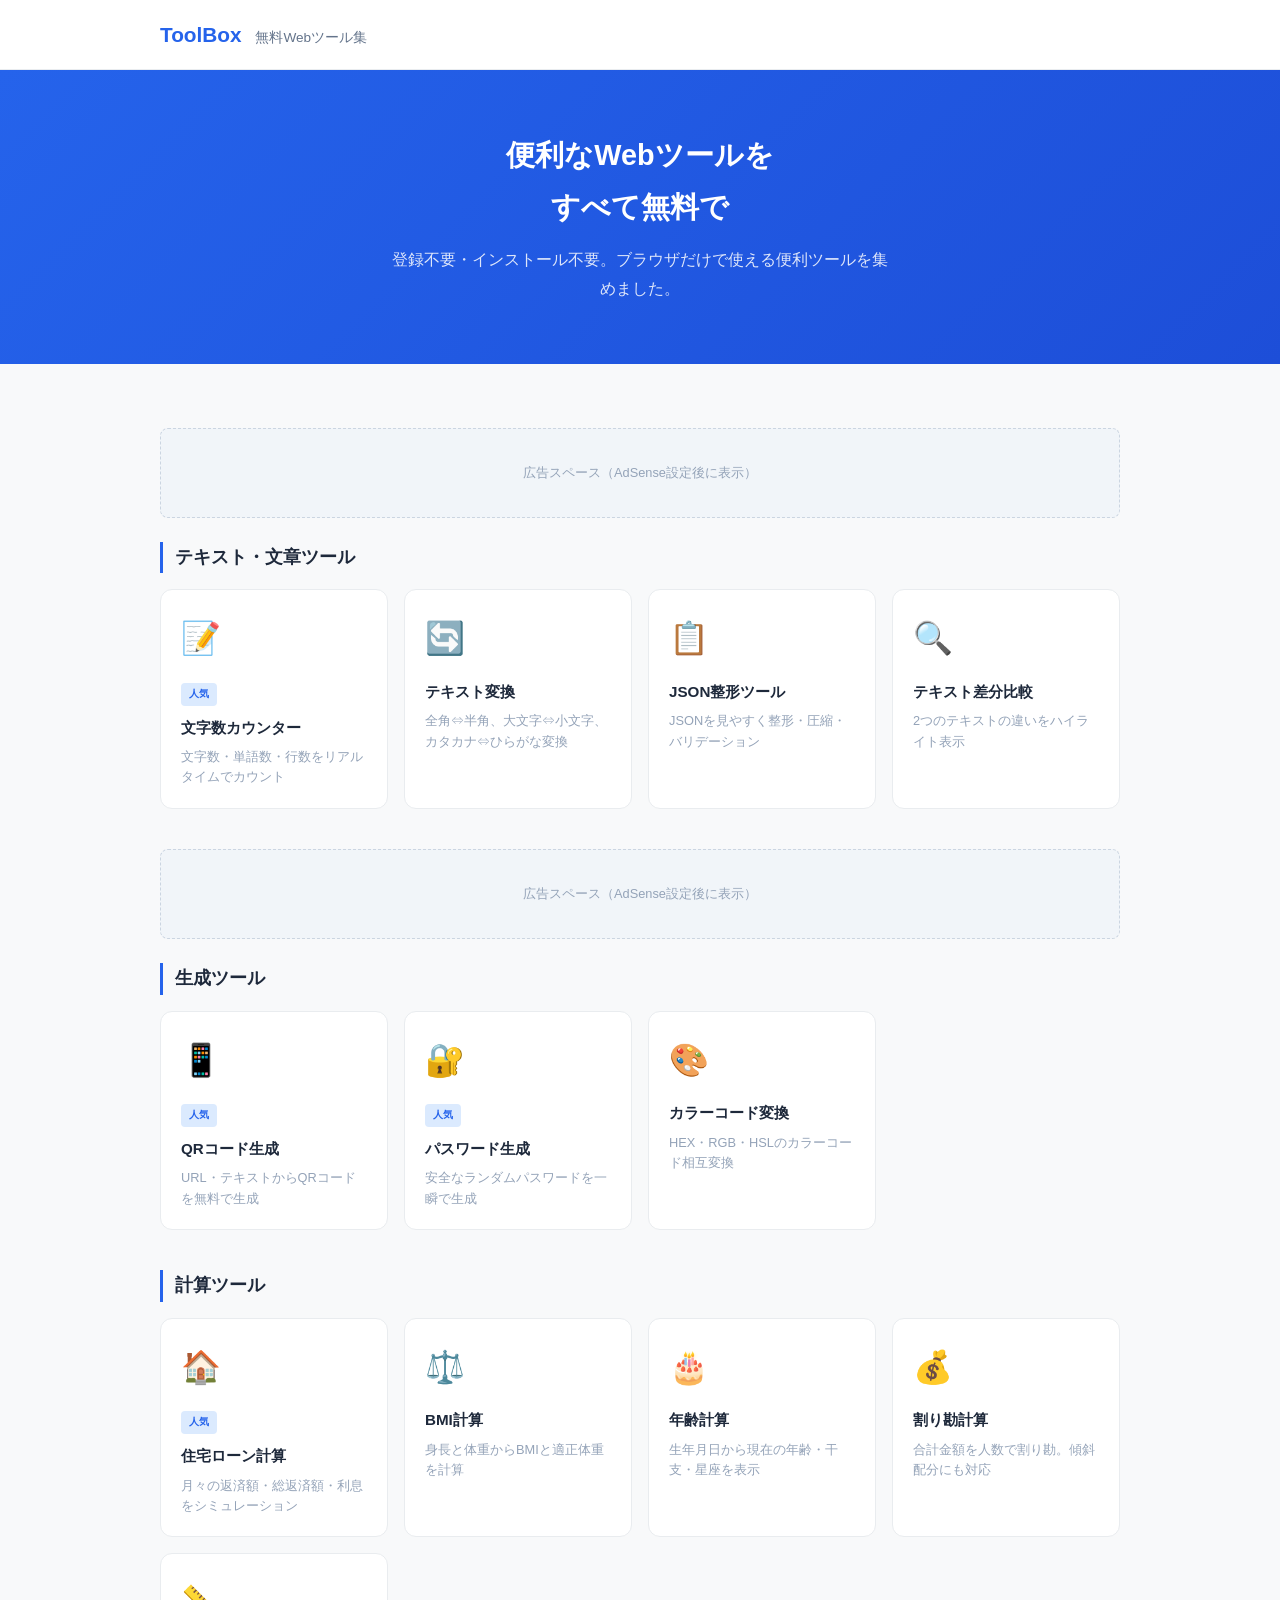
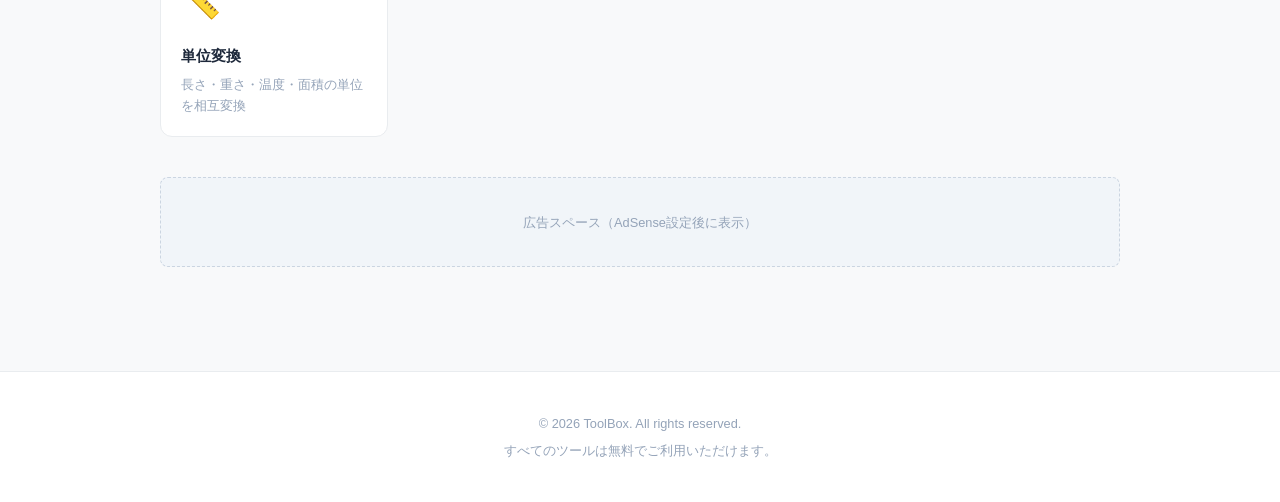
<file: index.html>
<!DOCTYPE html>
<html lang="ja">
<head>
<script async src="https://www.googletagmanager.com/gtag/js?id=G-63VB4HT3T2"></script>
<script>window.dataLayer=window.dataLayer||[];function gtag(){dataLayer.push(arguments)}gtag('js',new Date());gtag('config','G-63VB4HT3T2',{page_area:'webtools'});</script>
  <meta charset="UTF-8">
  <meta name="viewport" content="width=device-width, initial-scale=1.0">
  <title>ツールボックス｜無料で使えるWebツール集</title>
  <meta name="description" content="文字数カウンター、QRコード生成、パスワード生成、ローン計算など、便利なWebツールが無料で使えます。登録不要・インストール不要。">
  <meta name="keywords" content="Webツール,無料,文字数カウント,QRコード,パスワード生成,計算ツール,オンラインツール">
  <link rel="canonical" href="https://richend0913.github.io/webtools/">
  <style>
    * { box-sizing: border-box; margin: 0; padding: 0; }
    body { font-family: -apple-system, 'Segoe UI', 'Hiragino Sans', sans-serif; background: #f8f9fa; color: #333; line-height: 1.8; overflow-x: hidden; }
    img { max-width: 100%; height: auto; }
    .header { background: #fff; border-bottom: 1px solid #e9ecef; padding: 16px 0; position: sticky; top: 0; z-index: 100; }
    .header-inner { max-width: 1000px; margin: 0 auto; padding: 0 20px; display: flex; align-items: center; justify-content: space-between; }
    .logo { font-size: 1.3rem; font-weight: 700; color: #2563eb; }
    .logo span { color: #64748b; font-weight: 400; font-size: .85rem; margin-left: 8px; }
    .hero { background: linear-gradient(135deg, #2563eb, #1d4ed8); color: #fff; padding: 60px 20px; text-align: center; }
    .hero h1 { font-size: 1.8rem; font-weight: 700; margin-bottom: 12px; }
    .hero p { font-size: 1rem; opacity: .85; max-width: 500px; margin: 0 auto; }
    .main { max-width: 1000px; margin: 0 auto; padding: 40px 20px; }
    .category { margin-bottom: 40px; }
    .category-title { font-size: 1.1rem; font-weight: 700; color: #1e293b; margin-bottom: 16px; padding-left: 12px; border-left: 3px solid #2563eb; }
    .tool-grid { display: grid; grid-template-columns: repeat(auto-fill, minmax(220px, 1fr)); gap: 16px; }
    .tool-card { background: #fff; border: 1px solid #e9ecef; border-radius: 12px; padding: 20px; transition: all .2s; cursor: pointer; text-decoration: none; color: inherit; display: block; }
    .tool-card:hover { transform: translateY(-2px); box-shadow: 0 8px 24px rgba(0,0,0,.08); border-color: #2563eb; }
    .tool-icon { font-size: 2rem; margin-bottom: 10px; }
    .tool-card h3 { font-size: .95rem; font-weight: 600; color: #1e293b; margin-bottom: 6px; }
    .tool-card p { font-size: .8rem; color: #94a3b8; line-height: 1.6; }
    .tool-badge { display: inline-block; padding: 2px 8px; border-radius: 4px; font-size: .65rem; font-weight: 600; background: #dbeafe; color: #2563eb; margin-bottom: 8px; }
    .footer { text-align: center; padding: 40px 20px; color: #94a3b8; font-size: .8rem; border-top: 1px solid #e9ecef; background: #fff; margin-top: 40px; }
    /* Ad placeholder */
    .ad-space { background: #f1f5f9; border: 1px dashed #cbd5e1; border-radius: 8px; padding: 20px; text-align: center; color: #94a3b8; font-size: .8rem; margin: 24px 0; min-height: 90px; display: flex; align-items: center; justify-content: center; }
    @media (max-width: 600px) {
      .hero h1 { font-size: 1.4rem; }
      .tool-grid { grid-template-columns: 1fr 1fr; gap: 10px; }
      .tool-card { padding: 14px; }
      .tool-icon { font-size: 1.5rem; }
    }
  </style>
  <script type="application/ld+json">
  {
    "@context": "https://schema.org",
    "@type": "WebSite",
    "name": "ツールボックス",
    "url": "https://richend0913.github.io/webtools/",
    "description": "無料で使えるWebツール集。文字数カウンター、QRコード生成、パスワード生成など。"
  }
  </script>
</head>
<body>
  <header class="header">
    <div class="header-inner">
      <div class="logo">ToolBox <span>無料Webツール集</span></div>
    </div>
  </header>

  <section class="hero">
    <h1>便利なWebツールを<br>すべて無料で</h1>
    <p>登録不要・インストール不要。ブラウザだけで使える便利ツールを集めました。</p>
  </section>

  <main class="main">

    <!-- 広告スペース -->
    <div class="ad-space" id="ad-top">広告スペース（AdSense設定後に表示）</div>

    <div class="category">
      <h2 class="category-title">テキスト・文章ツール</h2>
      <div class="tool-grid">
        <a href="tools/character-counter.html" class="tool-card">
          <div class="tool-icon">📝</div>
          <span class="tool-badge">人気</span>
          <h3>文字数カウンター</h3>
          <p>文字数・単語数・行数をリアルタイムでカウント</p>
        </a>
        <a href="tools/text-converter.html" class="tool-card">
          <div class="tool-icon">🔄</div>
          <h3>テキスト変換</h3>
          <p>全角⇔半角、大文字⇔小文字、カタカナ⇔ひらがな変換</p>
        </a>
        <a href="tools/json-formatter.html" class="tool-card">
          <div class="tool-icon">📋</div>
          <h3>JSON整形ツール</h3>
          <p>JSONを見やすく整形・圧縮・バリデーション</p>
        </a>
        <a href="tools/text-diff.html" class="tool-card">
          <div class="tool-icon">🔍</div>
          <h3>テキスト差分比較</h3>
          <p>2つのテキストの違いをハイライト表示</p>
        </a>
      </div>
    </div>

    <!-- 広告スペース -->
    <div class="ad-space" id="ad-mid1">広告スペース（AdSense設定後に表示）</div>

    <div class="category">
      <h2 class="category-title">生成ツール</h2>
      <div class="tool-grid">
        <a href="tools/qr-generator.html" class="tool-card">
          <div class="tool-icon">📱</div>
          <span class="tool-badge">人気</span>
          <h3>QRコード生成</h3>
          <p>URL・テキストからQRコードを無料で生成</p>
        </a>
        <a href="tools/password-generator.html" class="tool-card">
          <div class="tool-icon">🔐</div>
          <span class="tool-badge">人気</span>
          <h3>パスワード生成</h3>
          <p>安全なランダムパスワードを一瞬で生成</p>
        </a>
        <a href="tools/color-picker.html" class="tool-card">
          <div class="tool-icon">🎨</div>
          <h3>カラーコード変換</h3>
          <p>HEX・RGB・HSLのカラーコード相互変換</p>
        </a>
      </div>
    </div>

    <div class="category">
      <h2 class="category-title">計算ツール</h2>
      <div class="tool-grid">
        <a href="tools/loan-calculator.html" class="tool-card">
          <div class="tool-icon">🏠</div>
          <span class="tool-badge">人気</span>
          <h3>住宅ローン計算</h3>
          <p>月々の返済額・総返済額・利息をシミュレーション</p>
        </a>
        <a href="tools/bmi-calculator.html" class="tool-card">
          <div class="tool-icon">⚖️</div>
          <h3>BMI計算</h3>
          <p>身長と体重からBMIと適正体重を計算</p>
        </a>
        <a href="tools/age-calculator.html" class="tool-card">
          <div class="tool-icon">🎂</div>
          <h3>年齢計算</h3>
          <p>生年月日から現在の年齢・干支・星座を表示</p>
        </a>
        <a href="tools/split-bill.html" class="tool-card">
          <div class="tool-icon">💰</div>
          <h3>割り勘計算</h3>
          <p>合計金額を人数で割り勘。傾斜配分にも対応</p>
        </a>
        <a href="tools/unit-converter.html" class="tool-card">
          <div class="tool-icon">📏</div>
          <h3>単位変換</h3>
          <p>長さ・重さ・温度・面積の単位を相互変換</p>
        </a>
      </div>
    </div>

    <!-- 広告スペース -->
    <div class="ad-space" id="ad-bottom">広告スペース（AdSense設定後に表示）</div>

  </main>

  <footer class="footer">
    <p>&copy; 2026 ToolBox. All rights reserved.</p>
    <p style="margin-top:4px;">すべてのツールは無料でご利用いただけます。</p>
  </footer>
</body>
</html>
</file>
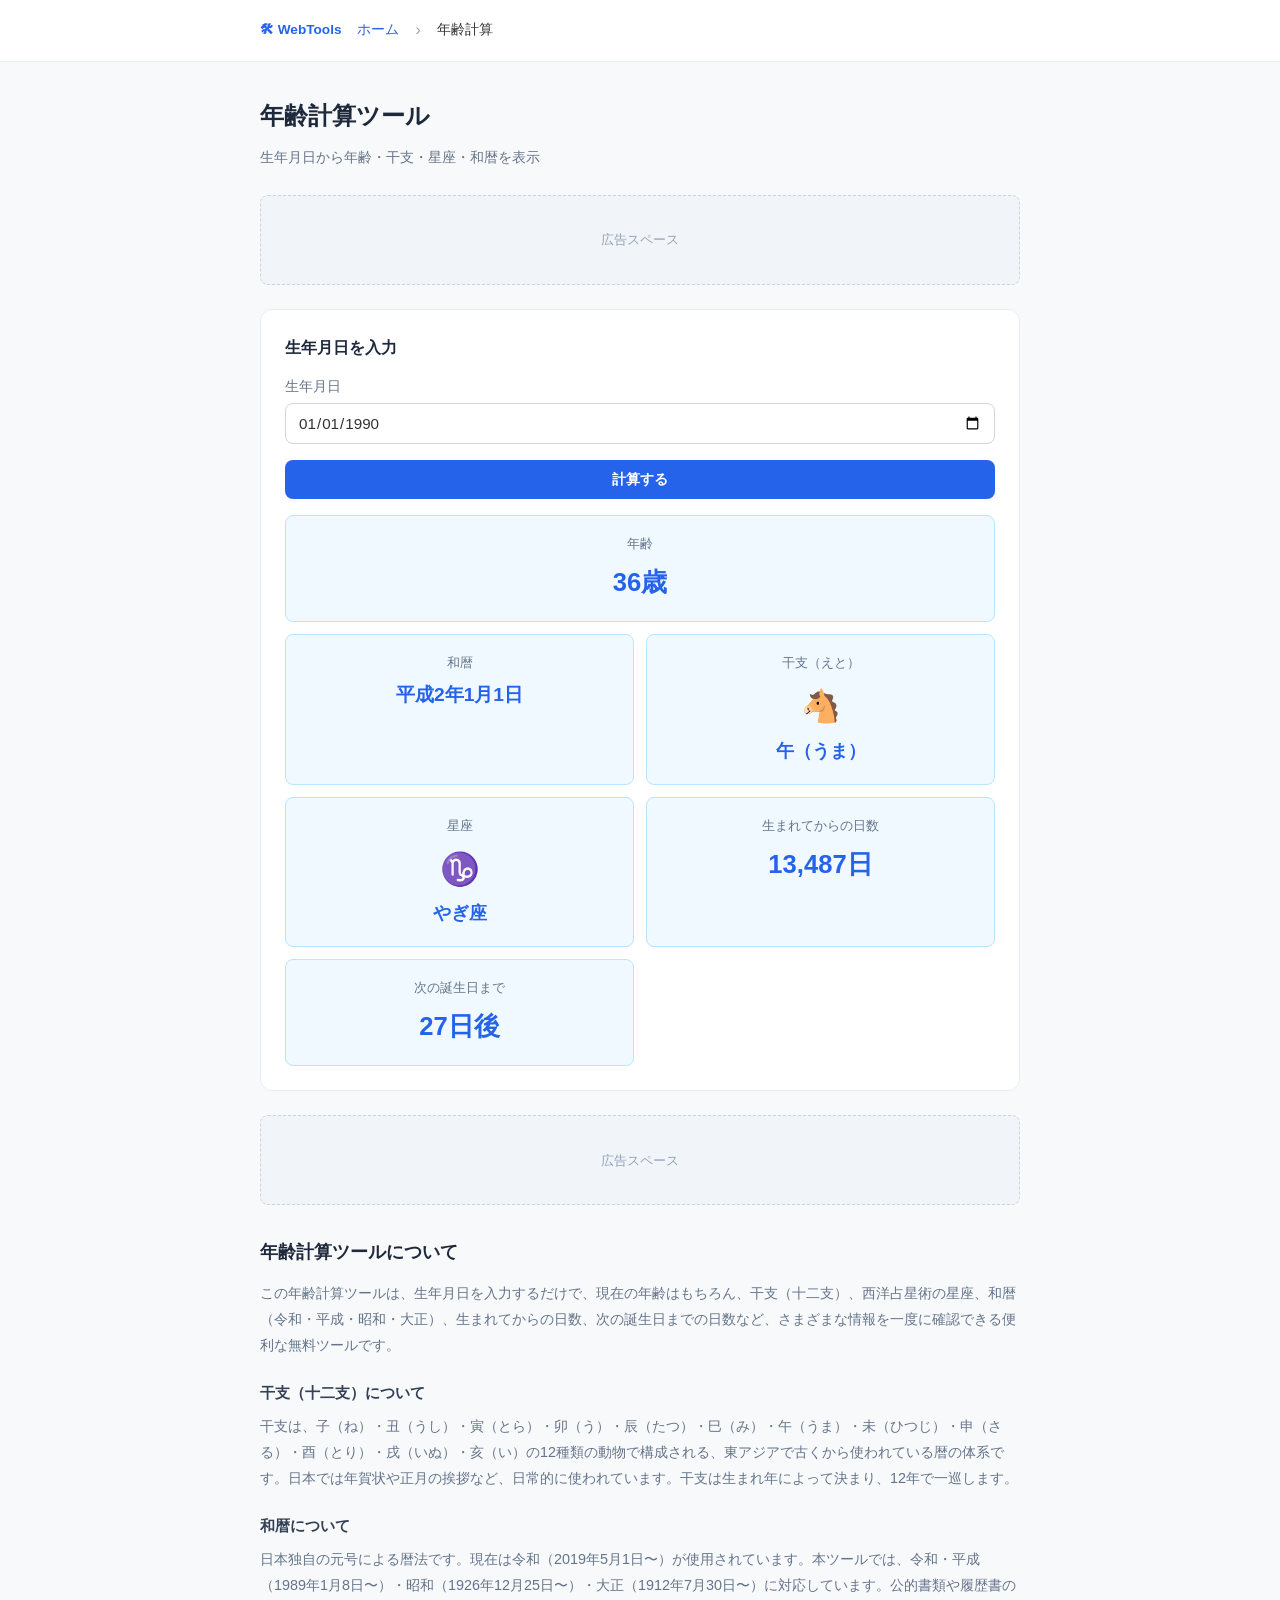
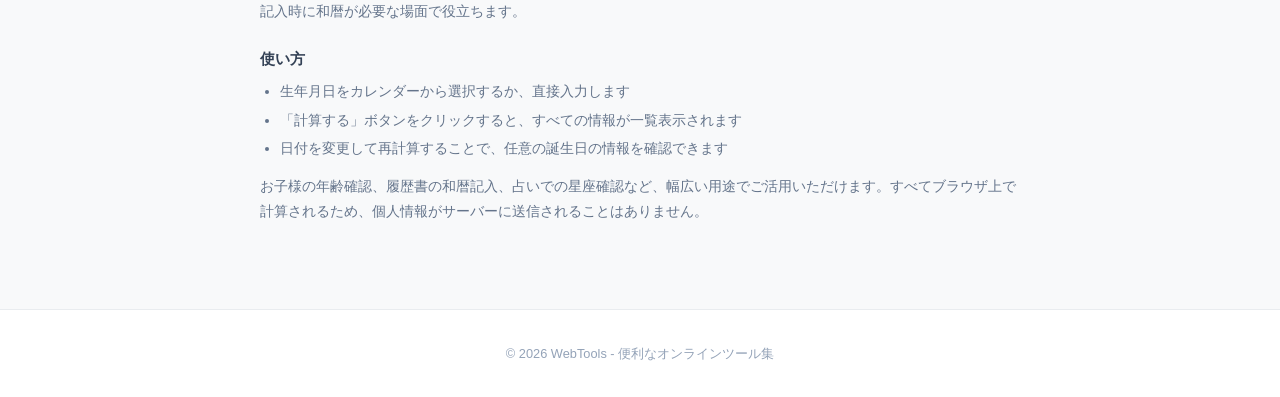
<file: tools/age-calculator.html>
<!DOCTYPE html>
<html lang="ja">
<head>
<script async src="https://www.googletagmanager.com/gtag/js?id=G-63VB4HT3T2"></script>
<script>window.dataLayer=window.dataLayer||[];function gtag(){dataLayer.push(arguments)}gtag('js',new Date());gtag('config','G-63VB4HT3T2',{page_area:'webtools'});</script>
<meta charset="UTF-8">
<meta name="viewport" content="width=device-width, initial-scale=1.0">
<title>年齢計算ツール - 干支・星座・和暦も表示 | WebTools</title>
<meta name="description" content="生年月日から年齢、干支、星座、和暦（令和・平成・昭和）、生まれてからの日数、次の誕生日までの日数を計算する無料ツール。">
<link rel="stylesheet" href="tool-template.css">
<script type="application/ld+json">
{
  "@context": "https://schema.org",
  "@type": "WebApplication",
  "name": "年齢計算ツール",
  "description": "生年月日から年齢・干支・星座・和暦を計算するツール",
  "url": "https://webtools.example.com/tools/age-calculator.html",
  "applicationCategory": "UtilitiesApplication",
  "operatingSystem": "All",
  "offers": { "@type": "Offer", "price": "0", "priceCurrency": "JPY" }
}
</script>
<style>
.info-grid { display: grid; grid-template-columns: 1fr 1fr; gap: 12px; margin-top: 16px; }
.info-card { background: #f0f9ff; border: 1px solid #bae6fd; border-radius: 8px; padding: 16px; text-align: center; }
.info-card.wide { grid-column: 1 / -1; }
.info-card .val { font-size: 1.6rem; font-weight: 700; color: #2563eb; }
.info-card .lbl { font-size: .8rem; color: #64748b; margin-bottom: 4px; }
.info-card .sub { font-size: .85rem; color: #64748b; margin-top: 4px; }
.zodiac-icon { font-size: 2rem; }
@media(max-width:600px){ .info-grid{grid-template-columns:1fr;} }
</style>
</head>
<body>
<header class="header"><div class="header-inner"><a href="../" class="logo">🛠 WebTools</a><a href="../">ホーム</a><span style="color:#94a3b8">›</span><span style="font-size:.85rem">年齢計算</span></div></header>
<main class="main">
<h1>年齢計算ツール</h1>
<p class="desc">生年月日から年齢・干支・星座・和暦を表示</p>

<div class="ad-space">広告スペース</div>

<div class="tool-area">
<h2>生年月日を入力</h2>
<div class="form-group">
<label>生年月日</label>
<input type="date" id="birthday" value="1990-01-01">
</div>
<button class="btn" onclick="calc()" style="width:100%">計算する</button>

<div id="results" style="display:none">
<div class="info-grid">
<div class="info-card wide">
<div class="lbl">年齢</div>
<div class="val" id="age"></div>
</div>
<div class="info-card">
<div class="lbl">和暦</div>
<div class="val" id="wareki" style="font-size:1.2rem"></div>
</div>
<div class="info-card">
<div class="lbl">干支（えと）</div>
<div class="zodiac-icon" id="etoIcon"></div>
<div class="val" id="eto" style="font-size:1.1rem"></div>
</div>
<div class="info-card">
<div class="lbl">星座</div>
<div class="zodiac-icon" id="seizaIcon"></div>
<div class="val" id="seiza" style="font-size:1.1rem"></div>
</div>
<div class="info-card">
<div class="lbl">生まれてからの日数</div>
<div class="val" id="days"></div>
</div>
<div class="info-card">
<div class="lbl">次の誕生日まで</div>
<div class="val" id="nextBday"></div>
</div>
</div>
</div>
</div>

<div class="ad-space">広告スペース</div>

<section class="info-section">
<h2>年齢計算ツールについて</h2>
<p>この年齢計算ツールは、生年月日を入力するだけで、現在の年齢はもちろん、干支（十二支）、西洋占星術の星座、和暦（令和・平成・昭和・大正）、生まれてからの日数、次の誕生日までの日数など、さまざまな情報を一度に確認できる便利な無料ツールです。</p>
<h3>干支（十二支）について</h3>
<p>干支は、子（ね）・丑（うし）・寅（とら）・卯（う）・辰（たつ）・巳（み）・午（うま）・未（ひつじ）・申（さる）・酉（とり）・戌（いぬ）・亥（い）の12種類の動物で構成される、東アジアで古くから使われている暦の体系です。日本では年賀状や正月の挨拶など、日常的に使われています。干支は生まれ年によって決まり、12年で一巡します。</p>
<h3>和暦について</h3>
<p>日本独自の元号による暦法です。現在は令和（2019年5月1日〜）が使用されています。本ツールでは、令和・平成（1989年1月8日〜）・昭和（1926年12月25日〜）・大正（1912年7月30日〜）に対応しています。公的書類や履歴書の記入時に和暦が必要な場面で役立ちます。</p>
<h3>使い方</h3>
<ul>
<li>生年月日をカレンダーから選択するか、直接入力します</li>
<li>「計算する」ボタンをクリックすると、すべての情報が一覧表示されます</li>
<li>日付を変更して再計算することで、任意の誕生日の情報を確認できます</li>
</ul>
<p>お子様の年齢確認、履歴書の和暦記入、占いでの星座確認など、幅広い用途でご活用いただけます。すべてブラウザ上で計算されるため、個人情報がサーバーに送信されることはありません。</p>
</section>
</main>
<footer class="footer">&copy; 2026 WebTools - 便利なオンラインツール集</footer>

<script>
function calc() {
  const bd = new Date(document.getElementById('birthday').value);
  const now = new Date();

  // age
  let age = now.getFullYear() - bd.getFullYear();
  const mDiff = now.getMonth() - bd.getMonth();
  if (mDiff < 0 || (mDiff === 0 && now.getDate() < bd.getDate())) age--;
  document.getElementById('age').textContent = age + '歳';

  // wareki
  const y = bd.getFullYear(), m = bd.getMonth()+1, d = bd.getDate();
  let wareki = '';
  const bdNum = y*10000 + m*100 + d;
  if (bdNum >= 20190501) wareki = '令和' + (y-2018) + '年';
  else if (bdNum >= 19890108) wareki = '平成' + (y-1988) + '年';
  else if (bdNum >= 19261225) wareki = '昭和' + (y-1925) + '年';
  else if (bdNum >= 19120730) wareki = '大正' + (y-1911) + '年';
  else wareki = '明治' + (y-1867) + '年';
  document.getElementById('wareki').textContent = wareki + m + '月' + d + '日';

  // eto
  const etoNames = ['子（ね）','丑（うし）','寅（とら）','卯（う）','辰（たつ）','巳（み）','午（うま）','未（ひつじ）','申（さる）','酉（とり）','戌（いぬ）','亥（い）'];
  const etoEmoji = ['🐭','🐮','🐯','🐰','🐲','🐍','🐴','🐑','🐵','🐔','🐶','🐗'];
  const etoIdx = (y - 4) % 12;
  const idx = ((etoIdx % 12) + 12) % 12;
  document.getElementById('eto').textContent = etoNames[idx];
  document.getElementById('etoIcon').textContent = etoEmoji[idx];

  // seiza
  const seizaData = [
    [120,'やぎ座','♑'],[219,'みずがめ座','♒'],[320,'うお座','♓'],
    [420,'おひつじ座','♈'],[521,'おうし座','♉'],[621,'ふたご座','♊'],
    [722,'かに座','♋'],[822,'しし座','♌'],[923,'おとめ座','♍'],
    [1023,'てんびん座','♎'],[1122,'さそり座','♏'],[1222,'いて座','♐'],
    [1232,'やぎ座','♑']
  ];
  const md = m*100+d;
  let seizaName='', seizaIcon='';
  for(let i=0;i<seizaData.length-1;i++){
    if(md<=seizaData[i][0]||(i===seizaData.length-2)){
      seizaName=seizaData[i][1]; seizaIcon=seizaData[i][2]; break;
    }
    if(md>seizaData[i][0]&&md<=seizaData[i+1][0]){
      seizaName=seizaData[i+1][1]; seizaIcon=seizaData[i+1][2]; break;
    }
  }
  document.getElementById('seiza').textContent = seizaName;
  document.getElementById('seizaIcon').textContent = seizaIcon;

  // days alive
  const daysAlive = Math.floor((now - bd) / 86400000);
  document.getElementById('days').textContent = daysAlive.toLocaleString() + '日';

  // next birthday
  let nextBd = new Date(now.getFullYear(), bd.getMonth(), bd.getDate());
  if (nextBd <= now) nextBd = new Date(now.getFullYear()+1, bd.getMonth(), bd.getDate());
  const daysUntil = Math.ceil((nextBd - now) / 86400000);
  document.getElementById('nextBday').textContent = daysUntil + '日後';

  document.getElementById('results').style.display = '';
}
calc();
</script>
</body>
</html>
</file>
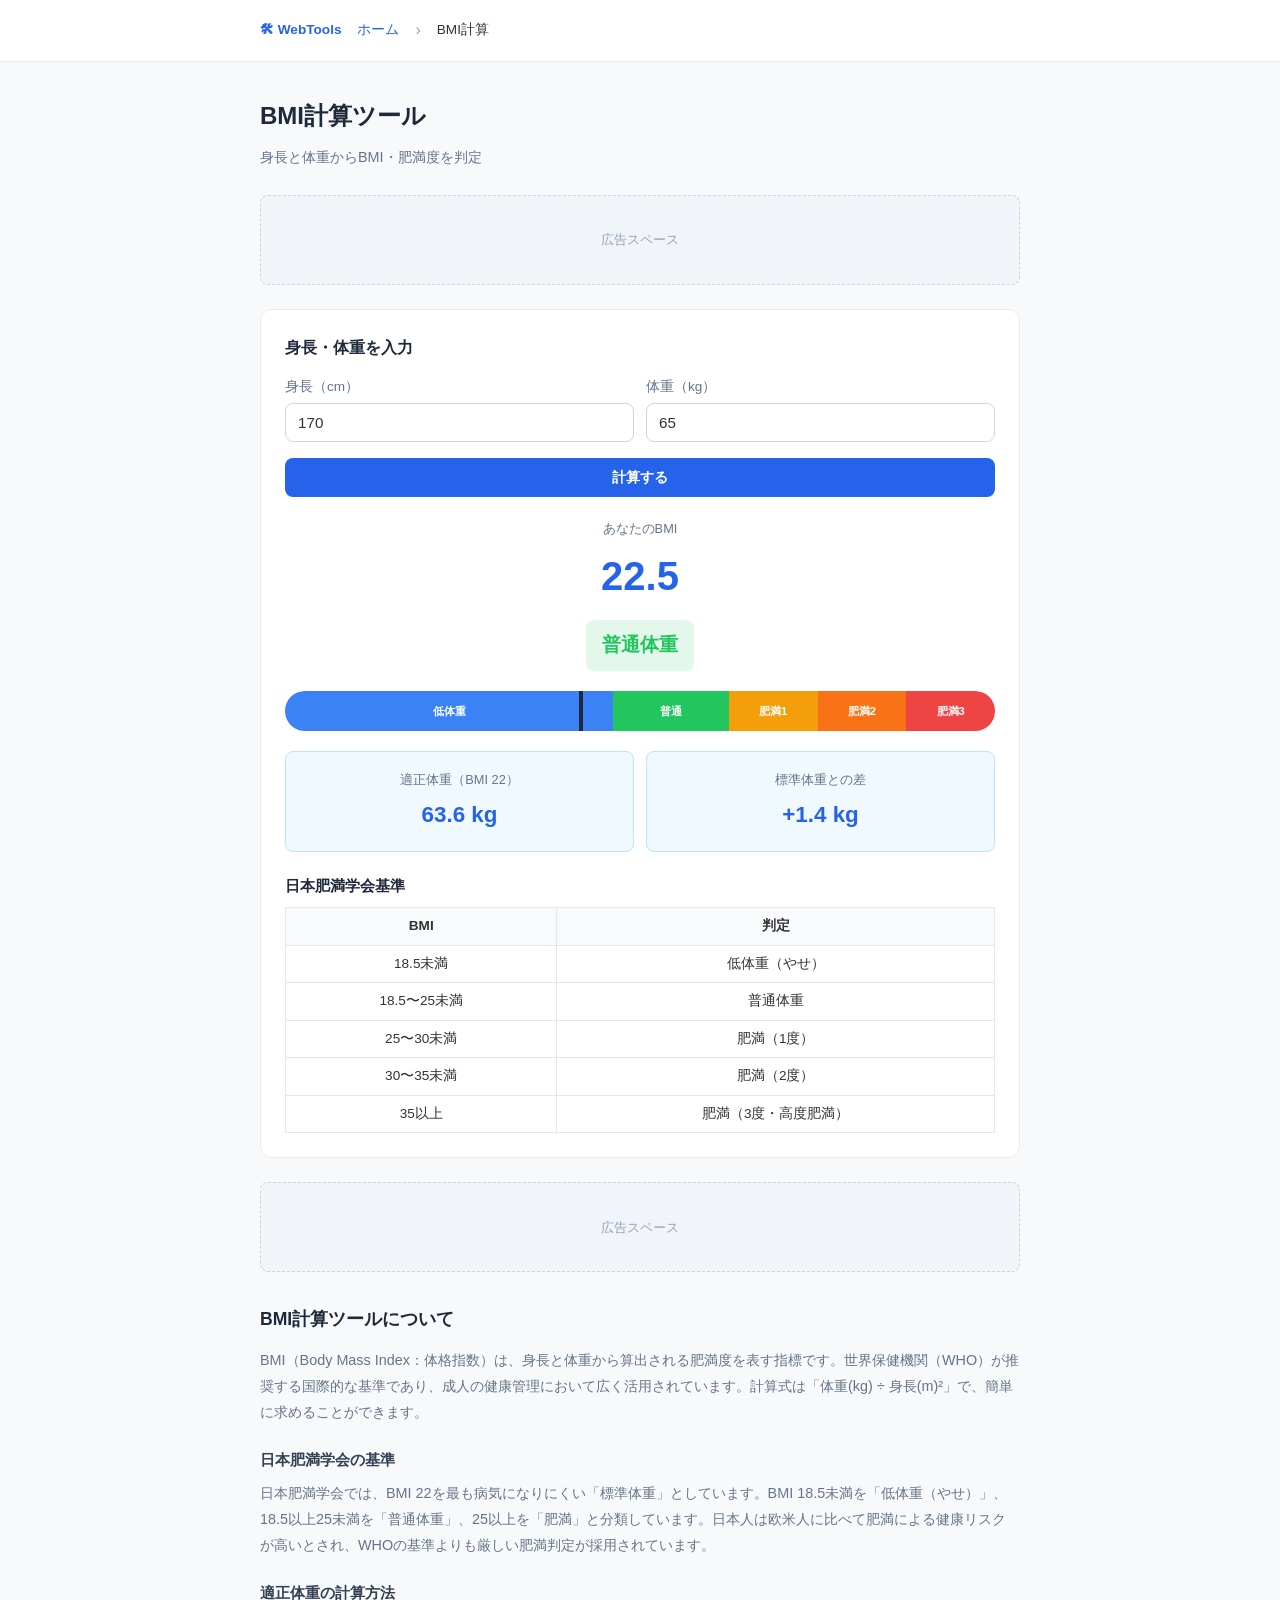
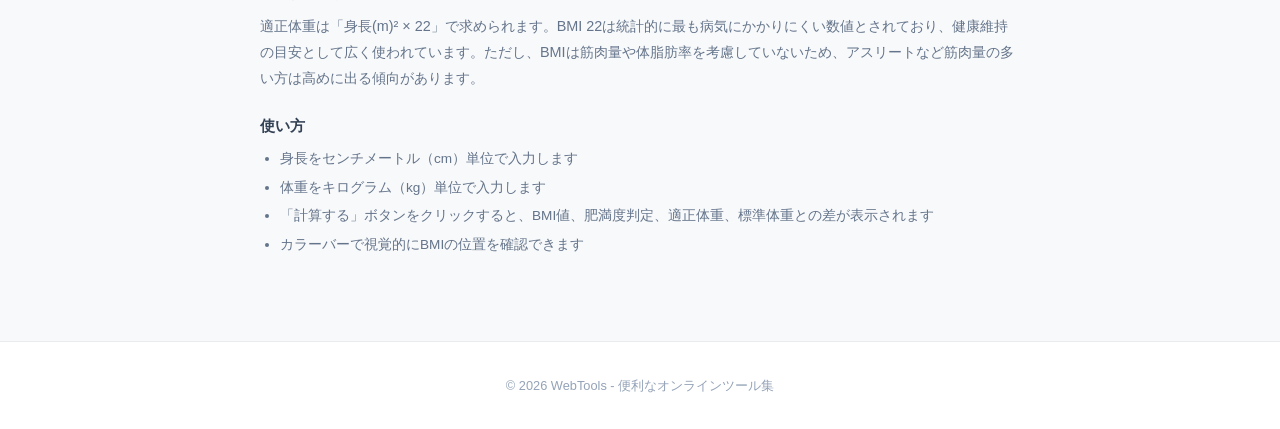
<file: tools/bmi-calculator.html>
<!DOCTYPE html>
<html lang="ja">
<head>
<script async src="https://www.googletagmanager.com/gtag/js?id=G-63VB4HT3T2"></script>
<script>window.dataLayer=window.dataLayer||[];function gtag(){dataLayer.push(arguments)}gtag('js',new Date());gtag('config','G-63VB4HT3T2',{page_area:'webtools'});</script>
<meta charset="UTF-8">
<meta name="viewport" content="width=device-width, initial-scale=1.0">
<title>BMI計算ツール - 肥満度判定・適正体重計算 | WebTools</title>
<meta name="description" content="身長と体重からBMI値を計算し、肥満度を判定。WHO基準と日本肥満学会基準の両方に対応。適正体重・標準体重との差も表示。">
<link rel="stylesheet" href="tool-template.css">
<script type="application/ld+json">
{
  "@context": "https://schema.org",
  "@type": "WebApplication",
  "name": "BMI計算ツール",
  "description": "身長と体重からBMI値を計算し肥満度を判定するツール",
  "url": "https://webtools.example.com/tools/bmi-calculator.html",
  "applicationCategory": "HealthApplication",
  "operatingSystem": "All",
  "offers": { "@type": "Offer", "price": "0", "priceCurrency": "JPY" }
}
</script>
<style>
.bmi-meter { position: relative; height: 40px; border-radius: 20px; margin: 20px 0; overflow: hidden; display: flex; }
.bmi-zone { height: 100%; display: flex; align-items: center; justify-content: center; font-size: .7rem; color: #fff; font-weight: 600; }
.bmi-marker { position: absolute; top: -8px; width: 4px; height: 56px; background: #1e293b; border-radius: 2px; transform: translateX(-50%); transition: left .5s; }
.bmi-marker::after { content: attr(data-val); position: absolute; top: -22px; left: 50%; transform: translateX(-50%); font-size: .8rem; font-weight: 700; color: #1e293b; white-space: nowrap; }
.judgment { font-size: 1.2rem; font-weight: 700; padding: 8px 16px; border-radius: 8px; display: inline-block; margin-top: 8px; }
.results-grid { display: grid; grid-template-columns: 1fr 1fr; gap: 12px; margin-top: 16px; }
.result-card { background: #f0f9ff; border: 1px solid #bae6fd; border-radius: 8px; padding: 16px; text-align: center; }
.result-card .result-value { font-size: 1.4rem; }
.result-card .result-label { font-size: .8rem; color: #64748b; margin-bottom: 4px; }
.standards { margin-top: 16px; font-size: .85rem; }
.standards table { width: 100%; border-collapse: collapse; }
.standards th, .standards td { padding: 6px 10px; border: 1px solid #e2e8f0; text-align: center; }
.standards th { background: #f8fafc; font-weight: 600; }
@media(max-width:600px){ .results-grid{grid-template-columns:1fr;} }
</style>
</head>
<body>
<header class="header"><div class="header-inner"><a href="../" class="logo">🛠 WebTools</a><a href="../">ホーム</a><span style="color:#94a3b8">›</span><span style="font-size:.85rem">BMI計算</span></div></header>
<main class="main">
<h1>BMI計算ツール</h1>
<p class="desc">身長と体重からBMI・肥満度を判定</p>

<div class="ad-space">広告スペース</div>

<div class="tool-area">
<h2>身長・体重を入力</h2>
<div class="row">
<div class="form-group">
<label>身長（cm）</label>
<input type="number" id="height" value="170" min="50" max="250" step="0.1">
</div>
<div class="form-group">
<label>体重（kg）</label>
<input type="number" id="weight" value="65" min="10" max="300" step="0.1">
</div>
</div>
<button class="btn" onclick="calc()" style="width:100%">計算する</button>

<div id="results" style="display:none">
<div style="text-align:center;margin-top:20px">
<div class="result-label">あなたのBMI</div>
<div class="result-value" id="bmiVal" style="font-size:2.5rem"></div>
<div class="judgment" id="judgment"></div>
</div>

<div class="bmi-meter" id="meter">
<div class="bmi-zone" style="flex:18.5;background:#3b82f6">低体重</div>
<div class="bmi-zone" style="flex:6.5;background:#22c55e">普通</div>
<div class="bmi-zone" style="flex:5;background:#f59e0b">肥満1</div>
<div class="bmi-zone" style="flex:5;background:#f97316">肥満2</div>
<div class="bmi-zone" style="flex:5;background:#ef4444">肥満3</div>
<div class="bmi-marker" id="marker"></div>
</div>

<div class="results-grid">
<div class="result-card">
<div class="result-label">適正体重（BMI 22）</div>
<div class="result-value" id="idealW"></div>
</div>
<div class="result-card">
<div class="result-label">標準体重との差</div>
<div class="result-value" id="diffW"></div>
</div>
</div>

<div class="standards">
<h2 style="font-size:.95rem;margin:20px 0 8px">日本肥満学会基準</h2>
<table>
<tr><th>BMI</th><th>判定</th></tr>
<tr><td>18.5未満</td><td>低体重（やせ）</td></tr>
<tr><td>18.5〜25未満</td><td>普通体重</td></tr>
<tr><td>25〜30未満</td><td>肥満（1度）</td></tr>
<tr><td>30〜35未満</td><td>肥満（2度）</td></tr>
<tr><td>35以上</td><td>肥満（3度・高度肥満）</td></tr>
</table>
</div>
</div>
</div>

<div class="ad-space">広告スペース</div>

<section class="info-section">
<h2>BMI計算ツールについて</h2>
<p>BMI（Body Mass Index：体格指数）は、身長と体重から算出される肥満度を表す指標です。世界保健機関（WHO）が推奨する国際的な基準であり、成人の健康管理において広く活用されています。計算式は「体重(kg) ÷ 身長(m)²」で、簡単に求めることができます。</p>
<h3>日本肥満学会の基準</h3>
<p>日本肥満学会では、BMI 22を最も病気になりにくい「標準体重」としています。BMI 18.5未満を「低体重（やせ）」、18.5以上25未満を「普通体重」、25以上を「肥満」と分類しています。日本人は欧米人に比べて肥満による健康リスクが高いとされ、WHOの基準よりも厳しい肥満判定が採用されています。</p>
<h3>適正体重の計算方法</h3>
<p>適正体重は「身長(m)² × 22」で求められます。BMI 22は統計的に最も病気にかかりにくい数値とされており、健康維持の目安として広く使われています。ただし、BMIは筋肉量や体脂肪率を考慮していないため、アスリートなど筋肉量の多い方は高めに出る傾向があります。</p>
<h3>使い方</h3>
<ul>
<li>身長をセンチメートル（cm）単位で入力します</li>
<li>体重をキログラム（kg）単位で入力します</li>
<li>「計算する」ボタンをクリックすると、BMI値、肥満度判定、適正体重、標準体重との差が表示されます</li>
<li>カラーバーで視覚的にBMIの位置を確認できます</li>
</ul>
</section>
</main>
<footer class="footer">&copy; 2026 WebTools - 便利なオンラインツール集</footer>

<script>
function calc() {
  const h = parseFloat(document.getElementById('height').value) / 100;
  const w = parseFloat(document.getElementById('weight').value);
  const bmi = w / (h*h);
  const ideal = 22 * h * h;
  const diff = w - ideal;

  document.getElementById('bmiVal').textContent = bmi.toFixed(1);
  document.getElementById('idealW').textContent = ideal.toFixed(1) + ' kg';
  document.getElementById('diffW').textContent = (diff >= 0 ? '+' : '') + diff.toFixed(1) + ' kg';

  const jEl = document.getElementById('judgment');
  let label, color;
  if (bmi < 18.5) { label='低体重（やせ）'; color='#3b82f6'; }
  else if (bmi < 25) { label='普通体重'; color='#22c55e'; }
  else if (bmi < 30) { label='肥満（1度）'; color='#f59e0b'; }
  else if (bmi < 35) { label='肥満（2度）'; color='#f97316'; }
  else { label='肥満（3度）'; color='#ef4444'; }
  jEl.textContent = label;
  jEl.style.background = color + '20';
  jEl.style.color = color;

  // meter marker: range 10-40
  const pct = Math.min(Math.max((bmi-10)/30*100, 0), 100);
  const marker = document.getElementById('marker');
  marker.style.left = pct + '%';
  marker.setAttribute('data-val', bmi.toFixed(1));

  document.getElementById('results').style.display = '';
}
calc();
</script>
</body>
</html>
</file>
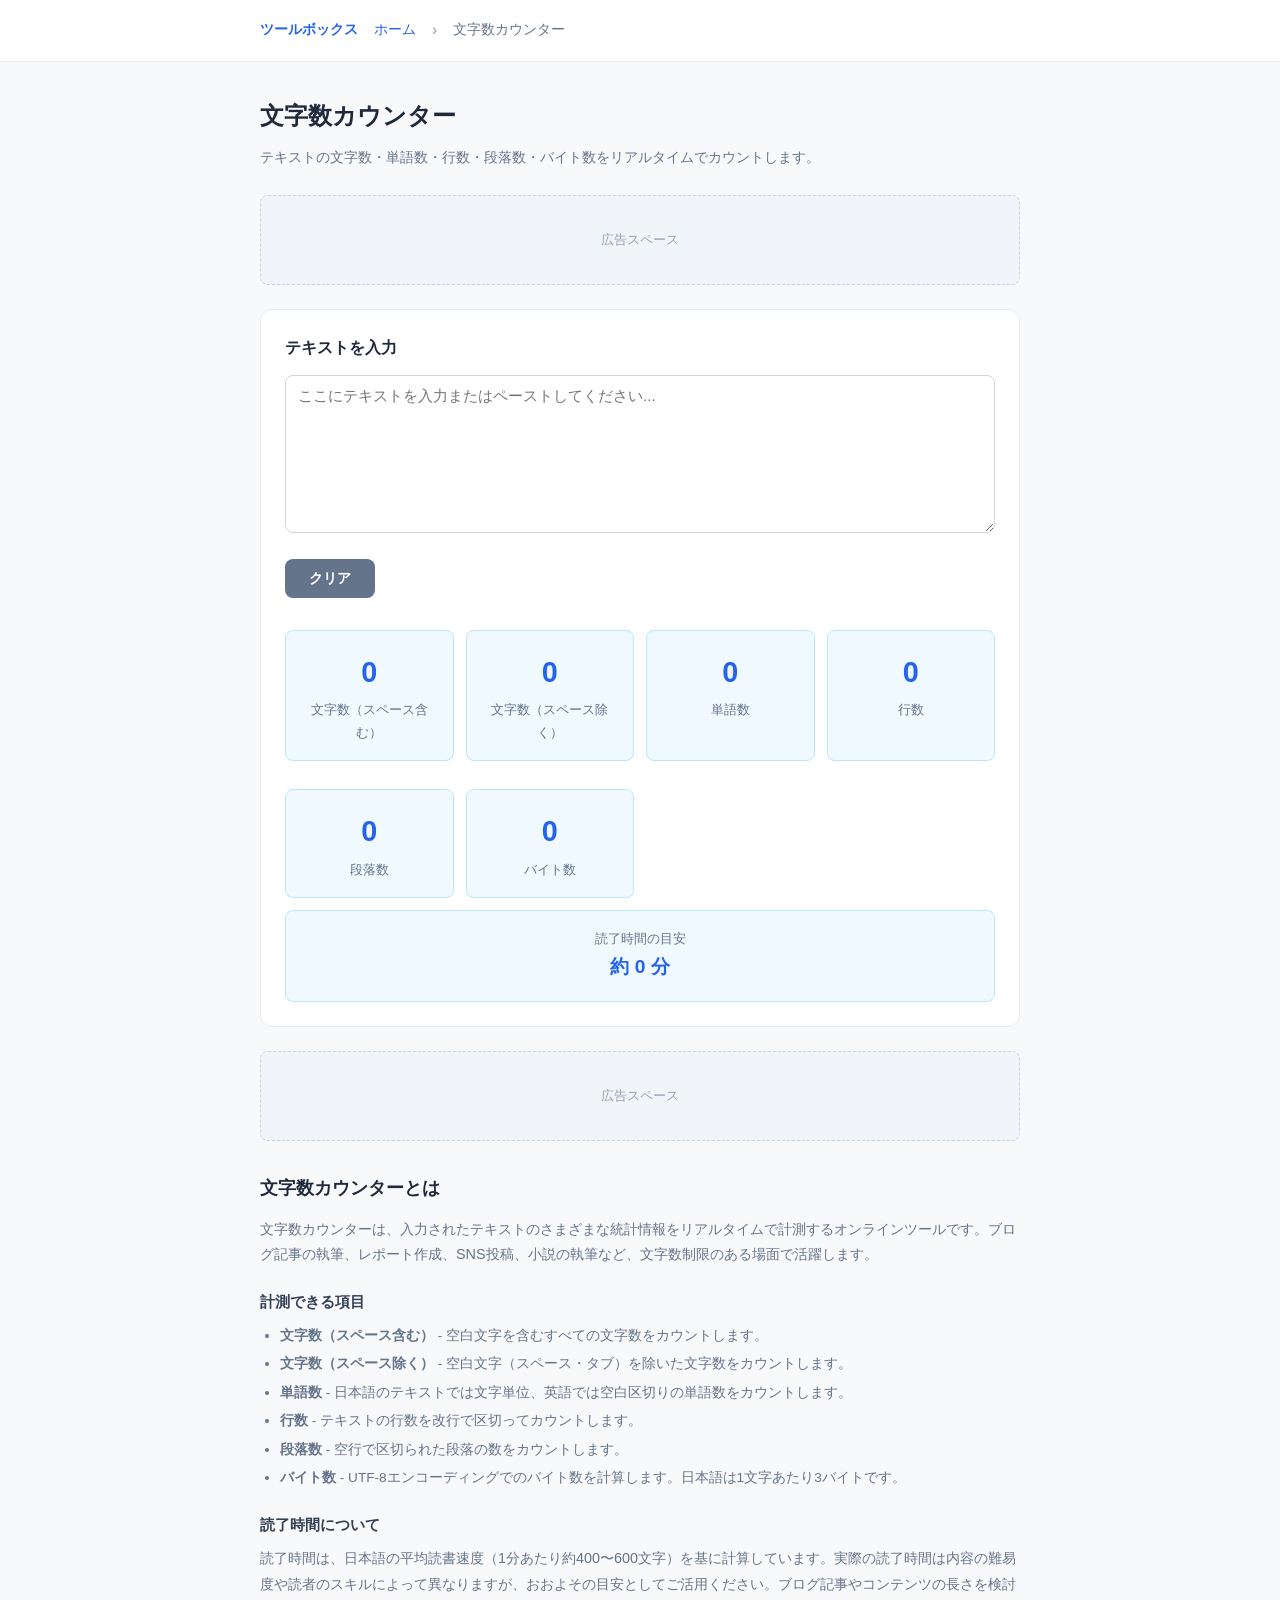
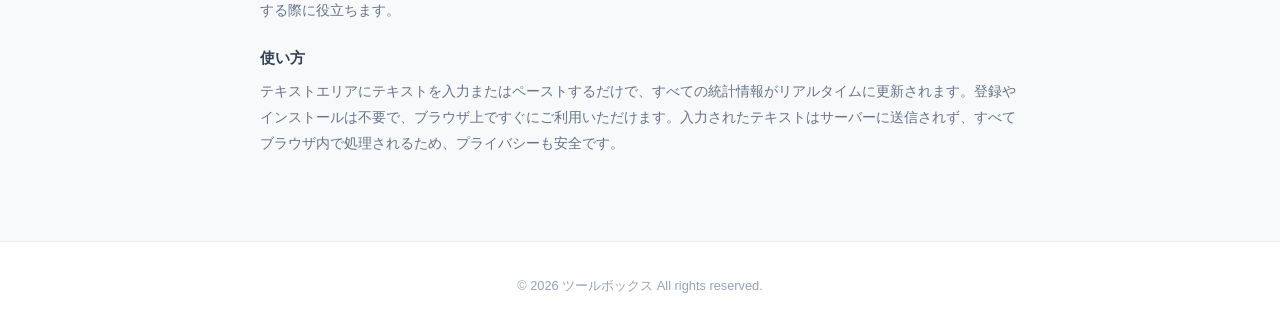
<file: tools/character-counter.html>
<!DOCTYPE html>
<html lang="ja">
<head>
<script async src="https://www.googletagmanager.com/gtag/js?id=G-63VB4HT3T2"></script>
<script>window.dataLayer=window.dataLayer||[];function gtag(){dataLayer.push(arguments)}gtag('js',new Date());gtag('config','G-63VB4HT3T2',{page_area:'webtools'});</script>
  <meta charset="UTF-8">
  <meta name="viewport" content="width=device-width, initial-scale=1.0">
  <title>文字数カウンター｜無料オンライン文字数チェックツール</title>
  <meta name="description" content="テキストの文字数・単語数・行数・段落数・バイト数をリアルタイムでカウント。読了時間の目安も表示。登録不要・無料で使えるオンライン文字数カウンターです。">
  <meta name="keywords" content="文字数カウンター,文字数チェック,単語数,行数,バイト数,テキスト,オンラインツール">
  <link rel="canonical" href="https://richend0913.github.io/webtools/tools/character-counter.html">
  <link rel="stylesheet" href="tool-template.css">
  <script type="application/ld+json">
  {
    "@context": "https://schema.org",
    "@type": "WebApplication",
    "name": "文字数カウンター",
    "description": "テキストの文字数・単語数・行数・段落数・バイト数をリアルタイムでカウントするオンラインツール",
    "url": "https://richend0913.github.io/webtools/tools/character-counter.html",
    "applicationCategory": "UtilityApplication",
    "operatingSystem": "All",
    "offers": { "@type": "Offer", "price": "0", "priceCurrency": "JPY" }
  }
  </script>
</head>
<body>
  <header class="header">
    <div class="header-inner">
      <a href="../" class="logo">ツールボックス</a>
      <a href="../">ホーム</a> <span style="color:#94a3b8;">›</span> <span style="color:#64748b;font-size:.85rem;">文字数カウンター</span>
    </div>
  </header>

  <main class="main">
    <h1>文字数カウンター</h1>
    <p class="desc">テキストの文字数・単語数・行数・段落数・バイト数をリアルタイムでカウントします。</p>

    <div class="ad-space">広告スペース</div>

    <div class="tool-area">
      <h2>テキストを入力</h2>
      <div class="form-group">
        <textarea id="inputText" placeholder="ここにテキストを入力またはペーストしてください..." rows="8"></textarea>
      </div>
      <div class="form-group" style="display:flex;gap:8px;flex-wrap:wrap;">
        <button class="btn btn-secondary" onclick="document.getElementById('inputText').value='';countText();">クリア</button>
      </div>

      <div style="display:grid;grid-template-columns:repeat(auto-fill,minmax(160px,1fr));gap:12px;margin-top:16px;">
        <div class="result" style="text-align:center;">
          <div class="result-value" id="charWithSpaces">0</div>
          <div class="result-label">文字数（スペース含む）</div>
        </div>
        <div class="result" style="text-align:center;">
          <div class="result-value" id="charWithoutSpaces">0</div>
          <div class="result-label">文字数（スペース除く）</div>
        </div>
        <div class="result" style="text-align:center;">
          <div class="result-value" id="wordCount">0</div>
          <div class="result-label">単語数</div>
        </div>
        <div class="result" style="text-align:center;">
          <div class="result-value" id="lineCount">0</div>
          <div class="result-label">行数</div>
        </div>
        <div class="result" style="text-align:center;">
          <div class="result-value" id="paragraphCount">0</div>
          <div class="result-label">段落数</div>
        </div>
        <div class="result" style="text-align:center;">
          <div class="result-value" id="byteCount">0</div>
          <div class="result-label">バイト数</div>
        </div>
      </div>
      <div class="result" style="margin-top:12px;text-align:center;">
        <div class="result-label">読了時間の目安</div>
        <div style="font-size:1.2rem;font-weight:600;color:#2563eb;" id="readingTime">約 0 分</div>
      </div>
    </div>

    <div class="ad-space">広告スペース</div>

    <section class="info-section">
      <h2>文字数カウンターとは</h2>
      <p>文字数カウンターは、入力されたテキストのさまざまな統計情報をリアルタイムで計測するオンラインツールです。ブログ記事の執筆、レポート作成、SNS投稿、小説の執筆など、文字数制限のある場面で活躍します。</p>

      <h3>計測できる項目</h3>
      <ul>
        <li><strong>文字数（スペース含む）</strong> - 空白文字を含むすべての文字数をカウントします。</li>
        <li><strong>文字数（スペース除く）</strong> - 空白文字（スペース・タブ）を除いた文字数をカウントします。</li>
        <li><strong>単語数</strong> - 日本語のテキストでは文字単位、英語では空白区切りの単語数をカウントします。</li>
        <li><strong>行数</strong> - テキストの行数を改行で区切ってカウントします。</li>
        <li><strong>段落数</strong> - 空行で区切られた段落の数をカウントします。</li>
        <li><strong>バイト数</strong> - UTF-8エンコーディングでのバイト数を計算します。日本語は1文字あたり3バイトです。</li>
      </ul>

      <h3>読了時間について</h3>
      <p>読了時間は、日本語の平均読書速度（1分あたり約400〜600文字）を基に計算しています。実際の読了時間は内容の難易度や読者のスキルによって異なりますが、おおよその目安としてご活用ください。ブログ記事やコンテンツの長さを検討する際に役立ちます。</p>

      <h3>使い方</h3>
      <p>テキストエリアにテキストを入力またはペーストするだけで、すべての統計情報がリアルタイムに更新されます。登録やインストールは不要で、ブラウザ上ですぐにご利用いただけます。入力されたテキストはサーバーに送信されず、すべてブラウザ内で処理されるため、プライバシーも安全です。</p>
    </section>
  </main>

  <footer class="footer">
    &copy; 2026 ツールボックス All rights reserved.
  </footer>

  <script>
    const inputText = document.getElementById('inputText');
    inputText.addEventListener('input', countText);

    function countText() {
      const text = inputText.value;

      // 文字数（スペース含む）
      document.getElementById('charWithSpaces').textContent = text.length;

      // 文字数（スペース除く）
      document.getElementById('charWithoutSpaces').textContent = text.replace(/[\s\t]/g, '').length;

      // 単語数: split by whitespace for mixed text
      const trimmed = text.trim();
      if (trimmed === '') {
        document.getElementById('wordCount').textContent = 0;
      } else {
        // Count Japanese characters individually + English words
        const japaneseChars = (trimmed.match(/[\u3000-\u303f\u3040-\u309f\u30a0-\u30ff\u4e00-\u9faf\u3400-\u4dbf]/g) || []).length;
        const withoutJapanese = trimmed.replace(/[\u3000-\u303f\u3040-\u309f\u30a0-\u30ff\u4e00-\u9faf\u3400-\u4dbf]/g, ' ');
        const englishWords = withoutJapanese.trim().split(/\s+/).filter(w => w.length > 0).length;
        document.getElementById('wordCount').textContent = japaneseChars + englishWords;
      }

      // 行数
      if (text === '') {
        document.getElementById('lineCount').textContent = 0;
      } else {
        document.getElementById('lineCount').textContent = text.split('\n').length;
      }

      // 段落数
      if (trimmed === '') {
        document.getElementById('paragraphCount').textContent = 0;
      } else {
        const paragraphs = trimmed.split(/\n\s*\n/).filter(p => p.trim().length > 0);
        document.getElementById('paragraphCount').textContent = paragraphs.length;
      }

      // バイト数 (UTF-8)
      const byteSize = new Blob([text]).size;
      document.getElementById('byteCount').textContent = byteSize;

      // 読了時間 (500文字/分)
      const charCount = text.replace(/\s/g, '').length;
      const minutes = Math.ceil(charCount / 500);
      document.getElementById('readingTime').textContent = charCount === 0 ? '約 0 分' : `約 ${minutes} 分`;
    }
  </script>
</body>
</html>
</file>
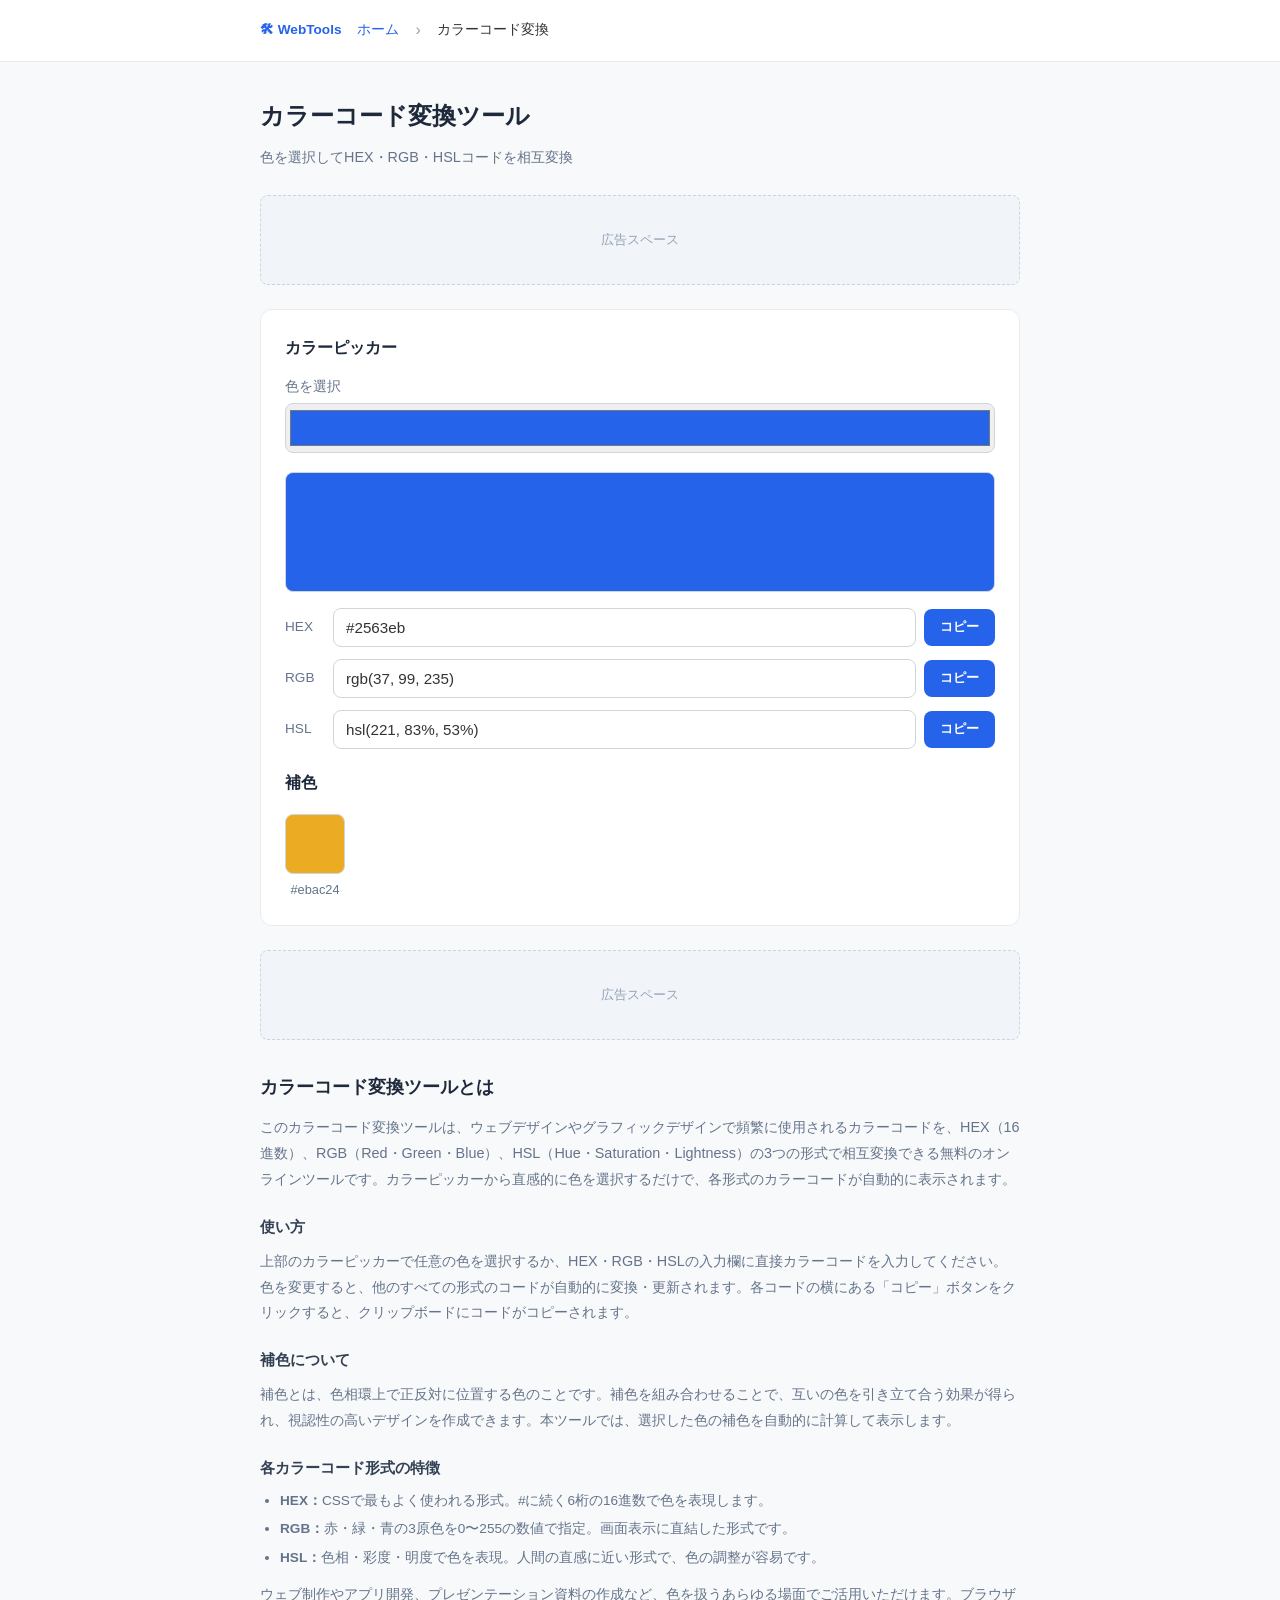
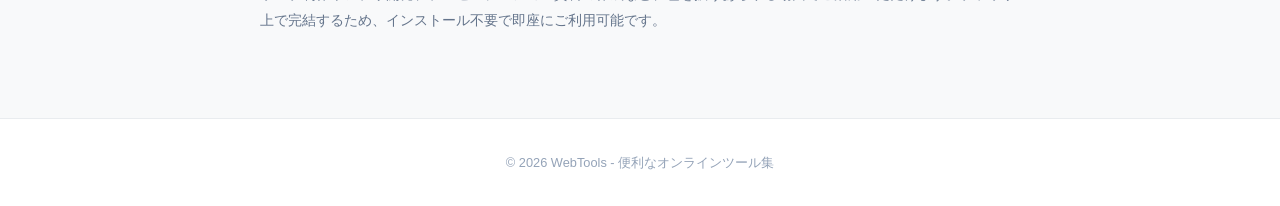
<file: tools/color-picker.html>
<!DOCTYPE html>
<html lang="ja">
<head>
<script async src="https://www.googletagmanager.com/gtag/js?id=G-63VB4HT3T2"></script>
<script>window.dataLayer=window.dataLayer||[];function gtag(){dataLayer.push(arguments)}gtag('js',new Date());gtag('config','G-63VB4HT3T2',{page_area:'webtools'});</script>
<meta charset="UTF-8">
<meta name="viewport" content="width=device-width, initial-scale=1.0">
<title>カラーコード変換ツール - HEX・RGB・HSL相互変換 | WebTools</title>
<meta name="description" content="カラーコードをHEX、RGB、HSLの各形式で相互変換できる無料オンラインツール。カラーピッカーで色を選択し、ワンクリックでコードをコピー。補色も表示。">
<link rel="stylesheet" href="tool-template.css">
<script type="application/ld+json">
{
  "@context": "https://schema.org",
  "@type": "WebApplication",
  "name": "カラーコード変換ツール",
  "description": "HEX、RGB、HSL形式のカラーコードを相互変換するオンラインツール",
  "url": "https://webtools.example.com/tools/color-picker.html",
  "applicationCategory": "DesignApplication",
  "operatingSystem": "All",
  "offers": { "@type": "Offer", "price": "0", "priceCurrency": "JPY" }
}
</script>
<style>
.color-preview { width: 100%; height: 120px; border-radius: 8px; border: 1px solid #d1d5db; margin-bottom: 16px; }
.color-row { display: flex; align-items: center; gap: 8px; margin-bottom: 12px; }
.color-row input[type="text"] { flex: 1; }
.color-row .btn { padding: 10px 16px; white-space: nowrap; font-size: .8rem; }
.comp-box { display: flex; gap: 12px; margin-top: 16px; }
.comp-swatch { width: 60px; height: 60px; border-radius: 8px; border: 1px solid #d1d5db; }
.comp-label { font-size: .8rem; color: #64748b; text-align: center; margin-top: 4px; }
input[type="color"] { width: 100%; height: 50px; padding: 2px; cursor: pointer; border-radius: 8px; }
.copied { background: #16a34a !important; }
</style>
</head>
<body>
<header class="header"><div class="header-inner"><a href="../" class="logo">🛠 WebTools</a><a href="../">ホーム</a><span style="color:#94a3b8">›</span><span style="font-size:.85rem">カラーコード変換</span></div></header>
<main class="main">
<h1>カラーコード変換ツール</h1>
<p class="desc">色を選択してHEX・RGB・HSLコードを相互変換</p>

<div class="ad-space">広告スペース</div>

<div class="tool-area">
<h2>カラーピッカー</h2>
<div class="form-group">
<label>色を選択</label>
<input type="color" id="picker" value="#2563eb">
</div>
<div class="color-preview" id="preview" style="background:#2563eb"></div>

<div class="color-row">
<label style="width:40px;margin:0">HEX</label>
<input type="text" id="hex" value="#2563eb">
<button class="btn" onclick="copyVal('hex')">コピー</button>
</div>
<div class="color-row">
<label style="width:40px;margin:0">RGB</label>
<input type="text" id="rgb" value="rgb(37, 99, 235)">
<button class="btn" onclick="copyVal('rgb')">コピー</button>
</div>
<div class="color-row">
<label style="width:40px;margin:0">HSL</label>
<input type="text" id="hsl" value="hsl(217, 83%, 53%)">
<button class="btn" onclick="copyVal('hsl')">コピー</button>
</div>

<h2 style="margin-top:20px">補色</h2>
<div class="comp-box">
<div>
<div class="comp-swatch" id="compSwatch"></div>
<div class="comp-label" id="compLabel"></div>
</div>
</div>
</div>

<div class="ad-space">広告スペース</div>

<section class="info-section">
<h2>カラーコード変換ツールとは</h2>
<p>このカラーコード変換ツールは、ウェブデザインやグラフィックデザインで頻繁に使用されるカラーコードを、HEX（16進数）、RGB（Red・Green・Blue）、HSL（Hue・Saturation・Lightness）の3つの形式で相互変換できる無料のオンラインツールです。カラーピッカーから直感的に色を選択するだけで、各形式のカラーコードが自動的に表示されます。</p>
<h3>使い方</h3>
<p>上部のカラーピッカーで任意の色を選択するか、HEX・RGB・HSLの入力欄に直接カラーコードを入力してください。色を変更すると、他のすべての形式のコードが自動的に変換・更新されます。各コードの横にある「コピー」ボタンをクリックすると、クリップボードにコードがコピーされます。</p>
<h3>補色について</h3>
<p>補色とは、色相環上で正反対に位置する色のことです。補色を組み合わせることで、互いの色を引き立て合う効果が得られ、視認性の高いデザインを作成できます。本ツールでは、選択した色の補色を自動的に計算して表示します。</p>
<h3>各カラーコード形式の特徴</h3>
<ul>
<li><strong>HEX：</strong>CSSで最もよく使われる形式。#に続く6桁の16進数で色を表現します。</li>
<li><strong>RGB：</strong>赤・緑・青の3原色を0〜255の数値で指定。画面表示に直結した形式です。</li>
<li><strong>HSL：</strong>色相・彩度・明度で色を表現。人間の直感に近い形式で、色の調整が容易です。</li>
</ul>
<p>ウェブ制作やアプリ開発、プレゼンテーション資料の作成など、色を扱うあらゆる場面でご活用いただけます。ブラウザ上で完結するため、インストール不要で即座にご利用可能です。</p>
</section>
</main>
<footer class="footer">&copy; 2026 WebTools - 便利なオンラインツール集</footer>

<script>
const picker = document.getElementById('picker');
const preview = document.getElementById('preview');
const hexIn = document.getElementById('hex');
const rgbIn = document.getElementById('rgb');
const hslIn = document.getElementById('hsl');

function hexToRgb(hex) {
  hex = hex.replace('#','');
  if(hex.length===3) hex = hex.split('').map(c=>c+c).join('');
  const n = parseInt(hex,16);
  return [(n>>16)&255,(n>>8)&255,n&255];
}
function rgbToHex(r,g,b) {
  return '#'+[r,g,b].map(v=>v.toString(16).padStart(2,'0')).join('');
}
function rgbToHsl(r,g,b) {
  r/=255; g/=255; b/=255;
  const max=Math.max(r,g,b), min=Math.min(r,g,b), d=max-min;
  let h=0, s=0, l=(max+min)/2;
  if(d!==0){
    s = l>0.5 ? d/(2-max-min) : d/(max+min);
    if(max===r) h=((g-b)/d+(g<b?6:0))/6;
    else if(max===g) h=((b-r)/d+2)/6;
    else h=((r-g)/d+4)/6;
  }
  return [Math.round(h*360), Math.round(s*100), Math.round(l*100)];
}
function hslToRgb(h,s,l) {
  h/=360; s/=100; l/=100;
  let r,g,b;
  if(s===0){ r=g=b=l; }
  else {
    const hue2rgb=(p,q,t)=>{ if(t<0)t+=1; if(t>1)t-=1; if(t<1/6)return p+(q-p)*6*t; if(t<1/2)return q; if(t<2/3)return p+(q-p)*(2/3-t)*6; return p; };
    const q = l<0.5 ? l*(1+s) : l+s-l*s;
    const p = 2*l-q;
    r=hue2rgb(p,q,h+1/3); g=hue2rgb(p,q,h); b=hue2rgb(p,q,h-1/3);
  }
  return [Math.round(r*255), Math.round(g*255), Math.round(b*255)];
}

function updateFromRgb(r,g,b) {
  const hex = rgbToHex(r,g,b);
  const [h,s,l] = rgbToHsl(r,g,b);
  picker.value = hex;
  preview.style.background = hex;
  hexIn.value = hex;
  rgbIn.value = `rgb(${r}, ${g}, ${b})`;
  hslIn.value = `hsl(${h}, ${s}%, ${l}%)`;
  // complementary
  const ch = (h+180)%360;
  const [cr,cg,cb] = hslToRgb(ch,s,l);
  const compHex = rgbToHex(cr,cg,cb);
  document.getElementById('compSwatch').style.background = compHex;
  document.getElementById('compLabel').textContent = compHex;
}

picker.addEventListener('input', ()=>{ const [r,g,b]=hexToRgb(picker.value); updateFromRgb(r,g,b); });
hexIn.addEventListener('change', ()=>{ const [r,g,b]=hexToRgb(hexIn.value); updateFromRgb(r,g,b); });
rgbIn.addEventListener('change', ()=>{
  const m = rgbIn.value.match(/(\d+)/g);
  if(m&&m.length>=3) updateFromRgb(+m[0],+m[1],+m[2]);
});
hslIn.addEventListener('change', ()=>{
  const m = hslIn.value.match(/(\d+)/g);
  if(m&&m.length>=3){ const [r,g,b]=hslToRgb(+m[0],+m[1],+m[2]); updateFromRgb(r,g,b); }
});

function copyVal(id) {
  const el = document.getElementById(id);
  navigator.clipboard.writeText(el.value);
  const btn = el.nextElementSibling;
  btn.textContent='コピー済';
  btn.classList.add('copied');
  setTimeout(()=>{ btn.textContent='コピー'; btn.classList.remove('copied'); },1500);
}

// init
updateFromRgb(37,99,235);
</script>
</body>
</html>
</file>
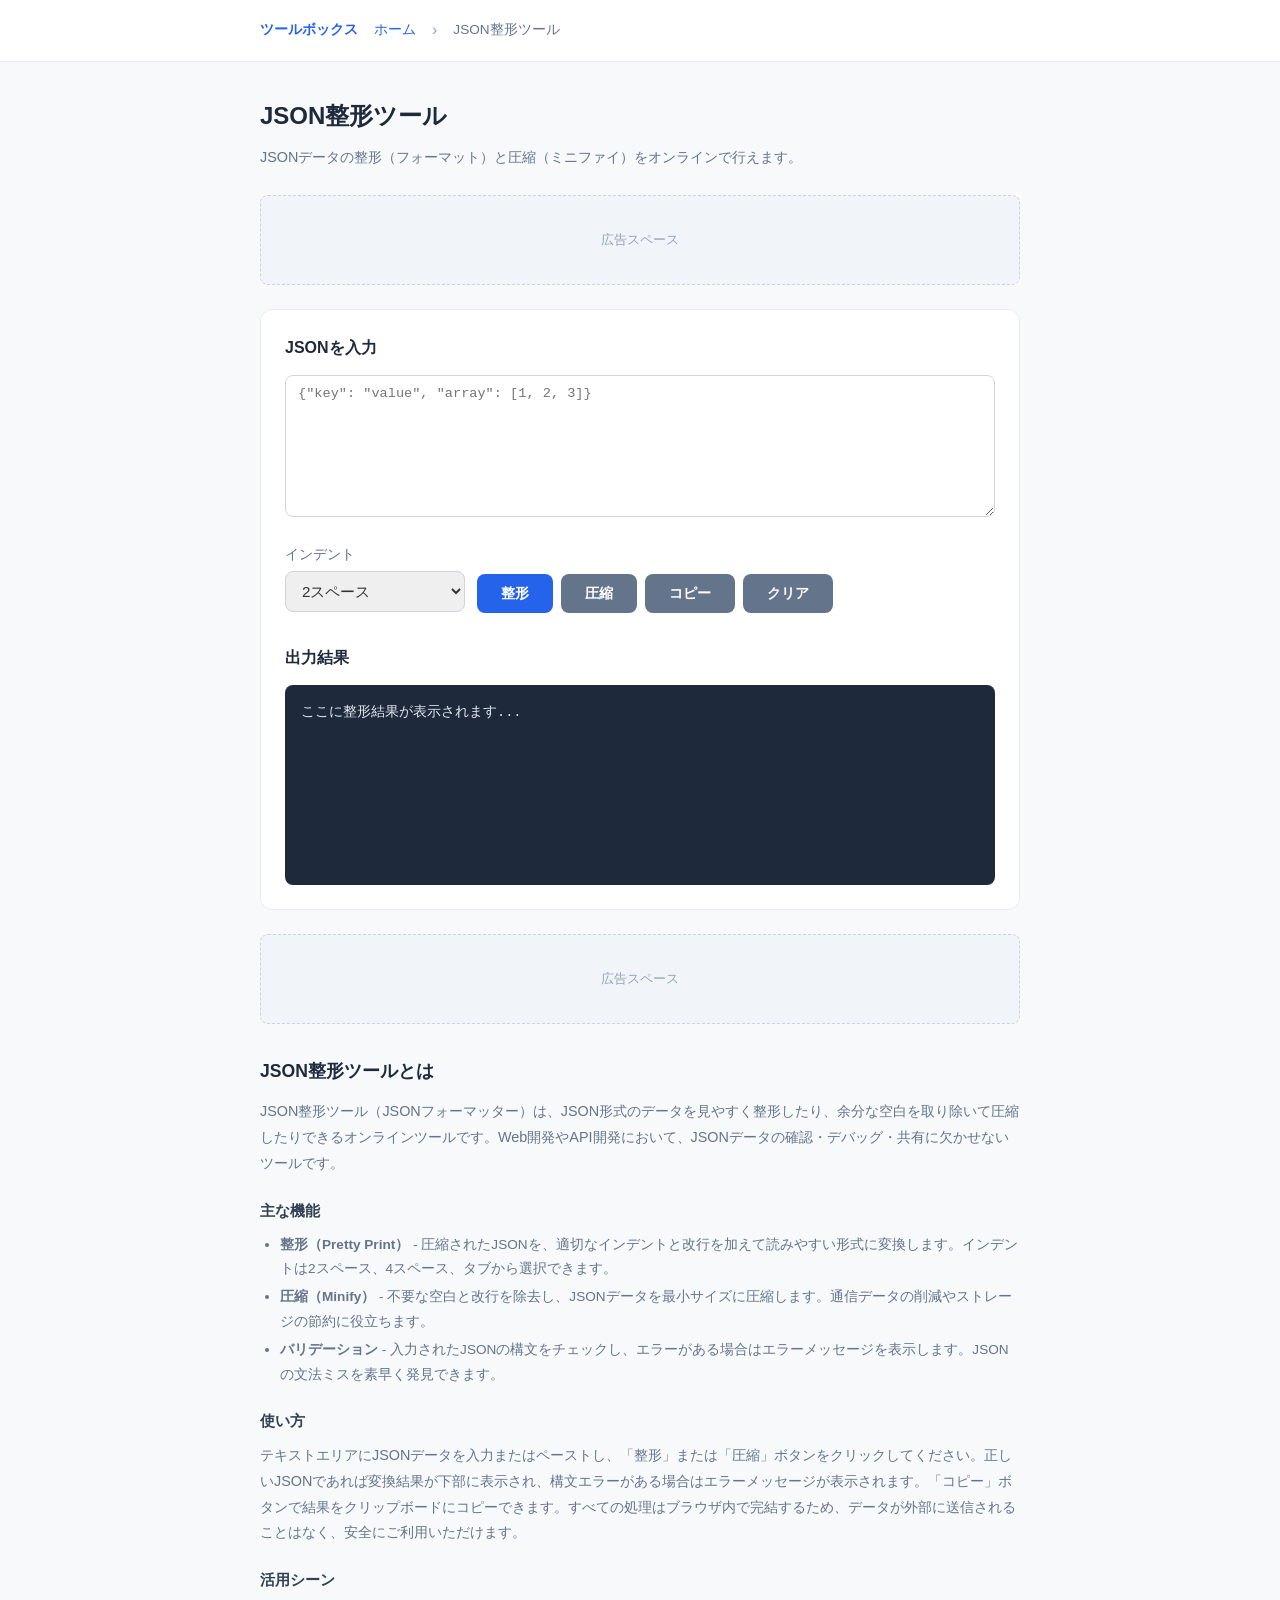
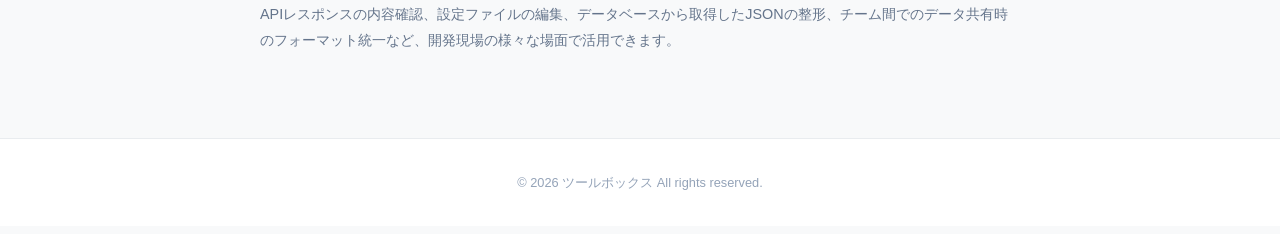
<file: tools/json-formatter.html>
<!DOCTYPE html>
<html lang="ja">
<head>
<script async src="https://www.googletagmanager.com/gtag/js?id=G-63VB4HT3T2"></script>
<script>window.dataLayer=window.dataLayer||[];function gtag(){dataLayer.push(arguments)}gtag('js',new Date());gtag('config','G-63VB4HT3T2',{page_area:'webtools'});</script>
  <meta charset="UTF-8">
  <meta name="viewport" content="width=device-width, initial-scale=1.0">
  <title>JSON整形ツール｜JSONフォーマッター・圧縮</title>
  <meta name="description" content="JSONデータの整形（フォーマット）と圧縮（ミニファイ）がオンラインで簡単にできます。インデント設定可能。バリデーション機能付き。登録不要・無料。">
  <meta name="keywords" content="JSON整形,JSONフォーマッター,JSON圧縮,JSONバリデーション,オンラインツール">
  <link rel="canonical" href="https://richend0913.github.io/webtools/tools/json-formatter.html">
  <link rel="stylesheet" href="tool-template.css">
  <script type="application/ld+json">
  {
    "@context": "https://schema.org",
    "@type": "WebApplication",
    "name": "JSON整形ツール",
    "description": "JSONデータの整形・圧縮・バリデーションができるオンラインツール",
    "url": "https://richend0913.github.io/webtools/tools/json-formatter.html",
    "applicationCategory": "DeveloperApplication",
    "operatingSystem": "All",
    "offers": { "@type": "Offer", "price": "0", "priceCurrency": "JPY" }
  }
  </script>
  <style>
    #errorMsg { color: #dc2626; background: #fef2f2; border: 1px solid #fecaca; border-radius: 8px; padding: 12px; font-size: .85rem; margin-top: 8px; display: none; }
    #outputArea { font-family: 'Consolas', 'Monaco', monospace; font-size: .85rem; background: #1e293b; color: #e2e8f0; border-radius: 8px; padding: 16px; min-height: 200px; white-space: pre-wrap; word-break: break-all; overflow-x: auto; margin-top: 12px; }
  </style>
</head>
<body>
  <header class="header">
    <div class="header-inner">
      <a href="../" class="logo">ツールボックス</a>
      <a href="../">ホーム</a> <span style="color:#94a3b8;">›</span> <span style="color:#64748b;font-size:.85rem;">JSON整形ツール</span>
    </div>
  </header>

  <main class="main">
    <h1>JSON整形ツール</h1>
    <p class="desc">JSONデータの整形（フォーマット）と圧縮（ミニファイ）をオンラインで行えます。</p>

    <div class="ad-space">広告スペース</div>

    <div class="tool-area">
      <h2>JSONを入力</h2>
      <div class="form-group">
        <textarea id="inputJson" placeholder='{"key": "value", "array": [1, 2, 3]}' rows="8" style="font-family:Consolas,Monaco,monospace;font-size:.85rem;"></textarea>
      </div>

      <div class="row" style="align-items:center;flex-wrap:wrap;">
        <div class="form-group" style="flex:0 0 auto;min-width:180px;">
          <label for="indentSelect">インデント</label>
          <select id="indentSelect">
            <option value="2">2スペース</option>
            <option value="4">4スペース</option>
            <option value="tab">タブ</option>
          </select>
        </div>
        <div style="display:flex;gap:8px;flex-wrap:wrap;align-items:flex-end;padding-top:16px;">
          <button class="btn" onclick="formatJson()">整形</button>
          <button class="btn btn-secondary" onclick="minifyJson()">圧縮</button>
          <button class="btn btn-secondary" onclick="copyOutput()">コピー</button>
          <button class="btn btn-secondary" onclick="clearAll()">クリア</button>
        </div>
      </div>

      <div id="errorMsg"></div>
      <div id="copyMsg" style="color:#16a34a;font-size:.85rem;margin-top:8px;display:none;">コピーしました！</div>

      <h2 style="margin-top:16px;">出力結果</h2>
      <div id="outputArea">ここに整形結果が表示されます...</div>
    </div>

    <div class="ad-space">広告スペース</div>

    <section class="info-section">
      <h2>JSON整形ツールとは</h2>
      <p>JSON整形ツール（JSONフォーマッター）は、JSON形式のデータを見やすく整形したり、余分な空白を取り除いて圧縮したりできるオンラインツールです。Web開発やAPI開発において、JSONデータの確認・デバッグ・共有に欠かせないツールです。</p>

      <h3>主な機能</h3>
      <ul>
        <li><strong>整形（Pretty Print）</strong> - 圧縮されたJSONを、適切なインデントと改行を加えて読みやすい形式に変換します。インデントは2スペース、4スペース、タブから選択できます。</li>
        <li><strong>圧縮（Minify）</strong> - 不要な空白と改行を除去し、JSONデータを最小サイズに圧縮します。通信データの削減やストレージの節約に役立ちます。</li>
        <li><strong>バリデーション</strong> - 入力されたJSONの構文をチェックし、エラーがある場合はエラーメッセージを表示します。JSONの文法ミスを素早く発見できます。</li>
      </ul>

      <h3>使い方</h3>
      <p>テキストエリアにJSONデータを入力またはペーストし、「整形」または「圧縮」ボタンをクリックしてください。正しいJSONであれば変換結果が下部に表示され、構文エラーがある場合はエラーメッセージが表示されます。「コピー」ボタンで結果をクリップボードにコピーできます。すべての処理はブラウザ内で完結するため、データが外部に送信されることはなく、安全にご利用いただけます。</p>

      <h3>活用シーン</h3>
      <p>APIレスポンスの内容確認、設定ファイルの編集、データベースから取得したJSONの整形、チーム間でのデータ共有時のフォーマット統一など、開発現場の様々な場面で活用できます。</p>
    </section>
  </main>

  <footer class="footer">
    &copy; 2026 ツールボックス All rights reserved.
  </footer>

  <script>
    function getIndent() {
      const v = document.getElementById('indentSelect').value;
      return v === 'tab' ? '\t' : parseInt(v);
    }

    function formatJson() {
      const input = document.getElementById('inputJson').value.trim();
      const errorMsg = document.getElementById('errorMsg');
      const output = document.getElementById('outputArea');
      errorMsg.style.display = 'none';

      if (!input) { output.textContent = ''; return; }

      try {
        const parsed = JSON.parse(input);
        output.textContent = JSON.stringify(parsed, null, getIndent());
      } catch (e) {
        errorMsg.textContent = 'JSONエラー: ' + e.message;
        errorMsg.style.display = 'block';
      }
    }

    function minifyJson() {
      const input = document.getElementById('inputJson').value.trim();
      const errorMsg = document.getElementById('errorMsg');
      const output = document.getElementById('outputArea');
      errorMsg.style.display = 'none';

      if (!input) { output.textContent = ''; return; }

      try {
        const parsed = JSON.parse(input);
        output.textContent = JSON.stringify(parsed);
      } catch (e) {
        errorMsg.textContent = 'JSONエラー: ' + e.message;
        errorMsg.style.display = 'block';
      }
    }

    function copyOutput() {
      const text = document.getElementById('outputArea').textContent;
      navigator.clipboard.writeText(text).then(() => {
        const msg = document.getElementById('copyMsg');
        msg.style.display = 'block';
        setTimeout(() => msg.style.display = 'none', 2000);
      });
    }

    function clearAll() {
      document.getElementById('inputJson').value = '';
      document.getElementById('outputArea').textContent = '';
      document.getElementById('errorMsg').style.display = 'none';
    }
  </script>
</body>
</html>
</file>
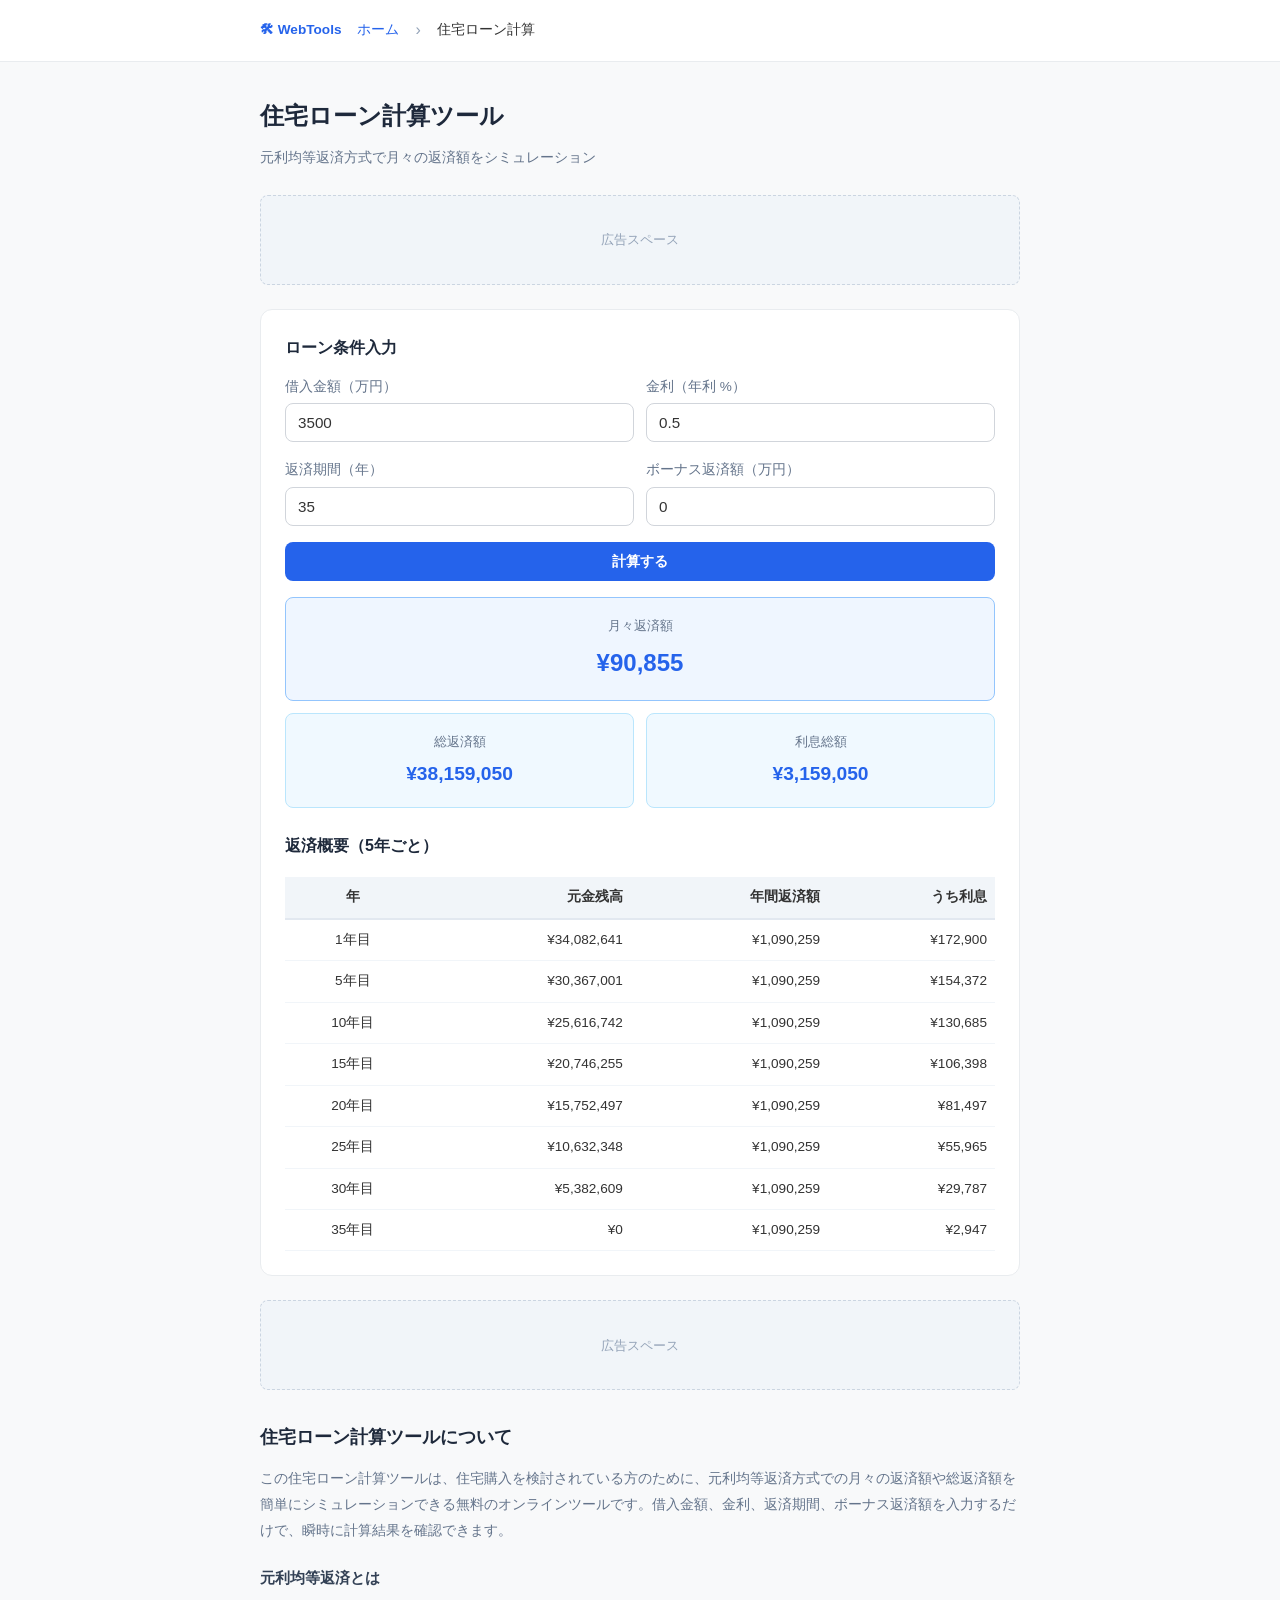
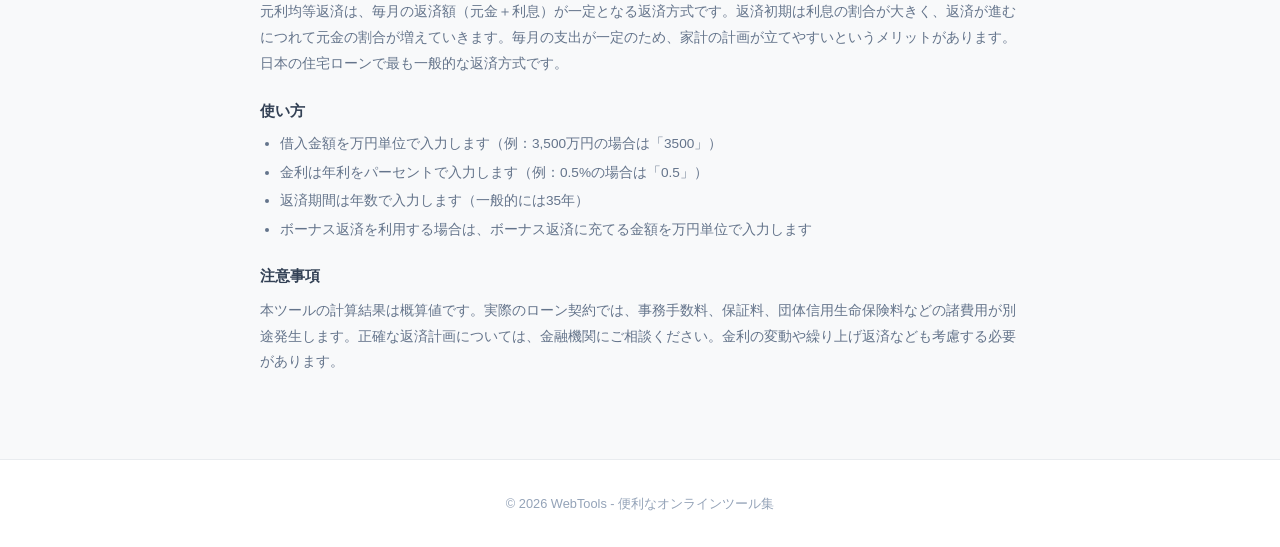
<file: tools/loan-calculator.html>
<!DOCTYPE html>
<html lang="ja">
<head>
<script async src="https://www.googletagmanager.com/gtag/js?id=G-63VB4HT3T2"></script>
<script>window.dataLayer=window.dataLayer||[];function gtag(){dataLayer.push(arguments)}gtag('js',new Date());gtag('config','G-63VB4HT3T2',{page_area:'webtools'});</script>
<meta charset="UTF-8">
<meta name="viewport" content="width=device-width, initial-scale=1.0">
<title>住宅ローン計算ツール - 月々返済額・総返済額シミュレーション | WebTools</title>
<meta name="description" content="住宅ローンの月々返済額、総返済額、利息総額を元利均等返済方式で計算。ボーナス返済にも対応した無料シミュレーションツール。">
<link rel="stylesheet" href="tool-template.css">
<script type="application/ld+json">
{
  "@context": "https://schema.org",
  "@type": "WebApplication",
  "name": "住宅ローン計算ツール",
  "description": "住宅ローンの返済額を元利均等返済方式でシミュレーション",
  "url": "https://webtools.example.com/tools/loan-calculator.html",
  "applicationCategory": "FinanceApplication",
  "operatingSystem": "All",
  "offers": { "@type": "Offer", "price": "0", "priceCurrency": "JPY" }
}
</script>
<style>
.results-grid { display: grid; grid-template-columns: 1fr 1fr; gap: 12px; margin-top: 16px; }
.result-card { background: #f0f9ff; border: 1px solid #bae6fd; border-radius: 8px; padding: 16px; text-align: center; }
.result-card.primary { grid-column: 1/-1; background: #eff6ff; border-color: #93c5fd; }
.result-card .result-value { font-size: 1.5rem; font-weight: 700; color: #2563eb; }
.result-card .result-label { font-size: .8rem; color: #64748b; margin-bottom: 4px; }
.amort-table { width: 100%; border-collapse: collapse; margin-top: 16px; font-size: .85rem; }
.amort-table th { background: #f1f5f9; padding: 8px; text-align: right; font-weight: 600; border-bottom: 2px solid #e2e8f0; }
.amort-table td { padding: 8px; text-align: right; border-bottom: 1px solid #f1f5f9; }
.amort-table th:first-child, .amort-table td:first-child { text-align: center; }
@media(max-width:600px){ .results-grid{grid-template-columns:1fr;} }
</style>
</head>
<body>
<header class="header"><div class="header-inner"><a href="../" class="logo">🛠 WebTools</a><a href="../">ホーム</a><span style="color:#94a3b8">›</span><span style="font-size:.85rem">住宅ローン計算</span></div></header>
<main class="main">
<h1>住宅ローン計算ツール</h1>
<p class="desc">元利均等返済方式で月々の返済額をシミュレーション</p>

<div class="ad-space">広告スペース</div>

<div class="tool-area">
<h2>ローン条件入力</h2>
<div class="row">
<div class="form-group">
<label>借入金額（万円）</label>
<input type="number" id="principal" value="3500" min="1">
</div>
<div class="form-group">
<label>金利（年利 %）</label>
<input type="number" id="rate" value="0.5" min="0" step="0.01">
</div>
</div>
<div class="row">
<div class="form-group">
<label>返済期間（年）</label>
<input type="number" id="years" value="35" min="1" max="50">
</div>
<div class="form-group">
<label>ボーナス返済額（万円）</label>
<input type="number" id="bonus" value="0" min="0">
</div>
</div>
<button class="btn" onclick="calculate()" style="width:100%">計算する</button>

<div id="results" style="display:none">
<div class="results-grid">
<div class="result-card primary">
<div class="result-label">月々返済額</div>
<div class="result-value" id="monthly"></div>
</div>
<div class="result-card" id="bonusCard" style="display:none">
<div class="result-label">ボーナス月返済額</div>
<div class="result-value" id="bonusMonthly"></div>
</div>
<div class="result-card">
<div class="result-label">総返済額</div>
<div class="result-value" id="total" style="font-size:1.2rem"></div>
</div>
<div class="result-card">
<div class="result-label">利息総額</div>
<div class="result-value" id="interest" style="font-size:1.2rem"></div>
</div>
</div>

<h2 style="margin-top:24px">返済概要（5年ごと）</h2>
<table class="amort-table" id="amortTable">
<thead><tr><th>年</th><th>元金残高</th><th>年間返済額</th><th>うち利息</th></tr></thead>
<tbody id="amortBody"></tbody>
</table>
</div>
</div>

<div class="ad-space">広告スペース</div>

<section class="info-section">
<h2>住宅ローン計算ツールについて</h2>
<p>この住宅ローン計算ツールは、住宅購入を検討されている方のために、元利均等返済方式での月々の返済額や総返済額を簡単にシミュレーションできる無料のオンラインツールです。借入金額、金利、返済期間、ボーナス返済額を入力するだけで、瞬時に計算結果を確認できます。</p>
<h3>元利均等返済とは</h3>
<p>元利均等返済は、毎月の返済額（元金＋利息）が一定となる返済方式です。返済初期は利息の割合が大きく、返済が進むにつれて元金の割合が増えていきます。毎月の支出が一定のため、家計の計画が立てやすいというメリットがあります。日本の住宅ローンで最も一般的な返済方式です。</p>
<h3>使い方</h3>
<ul>
<li>借入金額を万円単位で入力します（例：3,500万円の場合は「3500」）</li>
<li>金利は年利をパーセントで入力します（例：0.5%の場合は「0.5」）</li>
<li>返済期間は年数で入力します（一般的には35年）</li>
<li>ボーナス返済を利用する場合は、ボーナス返済に充てる金額を万円単位で入力します</li>
</ul>
<h3>注意事項</h3>
<p>本ツールの計算結果は概算値です。実際のローン契約では、事務手数料、保証料、団体信用生命保険料などの諸費用が別途発生します。正確な返済計画については、金融機関にご相談ください。金利の変動や繰り上げ返済なども考慮する必要があります。</p>
</section>
</main>
<footer class="footer">&copy; 2026 WebTools - 便利なオンラインツール集</footer>

<script>
function fmt(n) { return Math.round(n).toLocaleString(); }
function fmtYen(n) { return '¥' + fmt(n); }

function calculate() {
  const P = parseFloat(document.getElementById('principal').value) * 10000;
  const r = parseFloat(document.getElementById('rate').value) / 100;
  const years = parseInt(document.getElementById('years').value);
  const bonusTotal = parseFloat(document.getElementById('bonus').value) * 10000;
  const n = years * 12;
  const mr = r / 12;

  const regularP = P - bonusTotal;
  let monthlyPayment;
  if (mr === 0) {
    monthlyPayment = regularP / n;
  } else {
    monthlyPayment = regularP * mr * Math.pow(1+mr, n) / (Math.pow(1+mr, n) - 1);
  }

  let bonusPayment = 0;
  const bonusCard = document.getElementById('bonusCard');
  if (bonusTotal > 0) {
    const bn = years * 2;
    const br = r / 2;
    if (br === 0) {
      bonusPayment = bonusTotal / bn;
    } else {
      bonusPayment = bonusTotal * br * Math.pow(1+br, bn) / (Math.pow(1+br, bn) - 1);
    }
    bonusCard.style.display = '';
    document.getElementById('bonusMonthly').textContent = fmtYen(monthlyPayment + bonusPayment);
  } else {
    bonusCard.style.display = 'none';
  }

  const totalRegular = monthlyPayment * n;
  const totalBonus = bonusPayment * years * 2;
  const totalPayment = totalRegular + totalBonus;
  const totalInterest = totalPayment - P;

  document.getElementById('monthly').textContent = fmtYen(monthlyPayment);
  document.getElementById('total').textContent = fmtYen(totalPayment);
  document.getElementById('interest').textContent = fmtYen(totalInterest);
  document.getElementById('results').style.display = '';

  // amortization summary (every 5 years)
  const tbody = document.getElementById('amortBody');
  tbody.innerHTML = '';
  let balance = regularP;
  for (let y = 1; y <= years; y++) {
    let yearInterest = 0;
    for (let m = 0; m < 12; m++) {
      const mi = balance * mr;
      yearInterest += mi;
      balance -= (monthlyPayment - mi);
    }
    if (balance < 0) balance = 0;
    if (y % 5 === 0 || y === 1 || y === years) {
      const tr = document.createElement('tr');
      tr.innerHTML = `<td>${y}年目</td><td>${fmtYen(balance)}</td><td>${fmtYen(monthlyPayment*12)}</td><td>${fmtYen(yearInterest)}</td>`;
      tbody.appendChild(tr);
    }
  }
}

calculate();
</script>
</body>
</html>
</file>
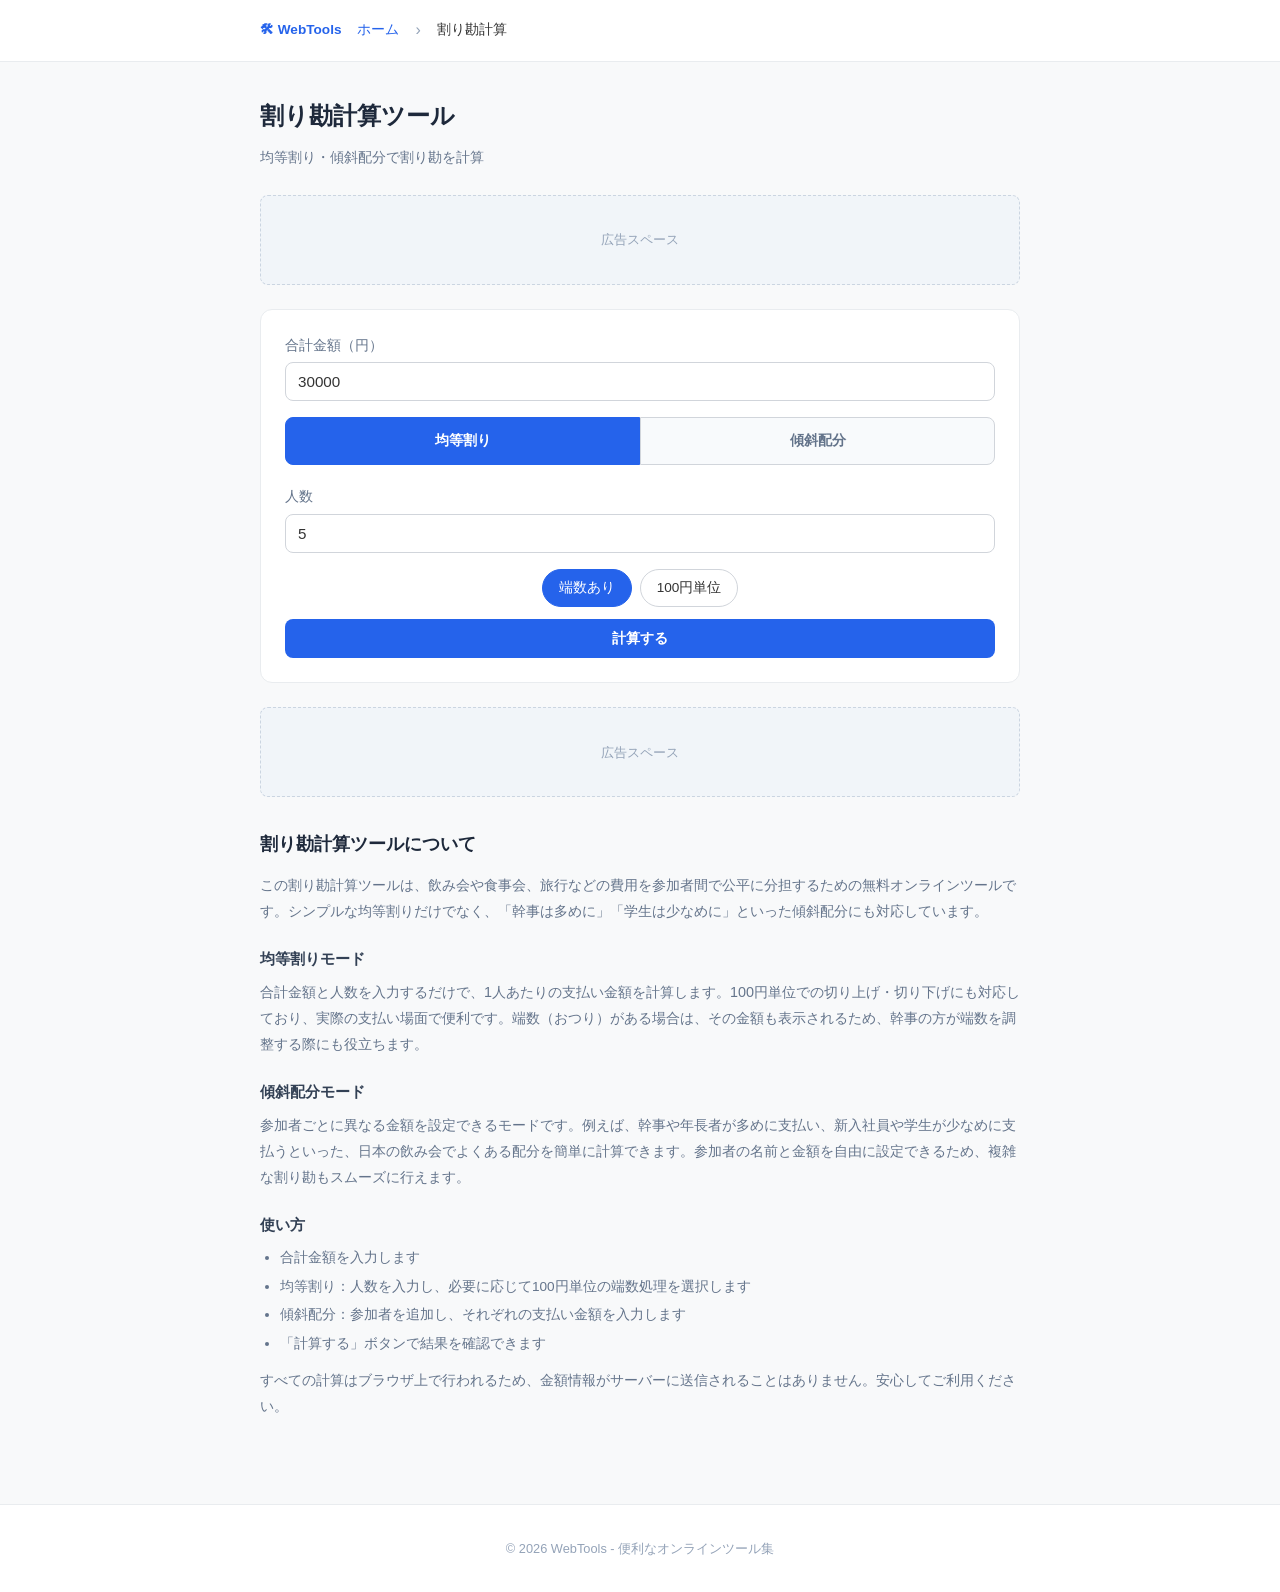
<file: tools/split-bill.html>
<!DOCTYPE html>
<html lang="ja">
<head>
<script async src="https://www.googletagmanager.com/gtag/js?id=G-63VB4HT3T2"></script>
<script>window.dataLayer=window.dataLayer||[];function gtag(){dataLayer.push(arguments)}gtag('js',new Date());gtag('config','G-63VB4HT3T2',{page_area:'webtools'});</script>
<meta charset="UTF-8">
<meta name="viewport" content="width=device-width, initial-scale=1.0">
<title>割り勘計算ツール - 均等割り・傾斜配分対応 | WebTools</title>
<meta name="description" content="飲み会や食事の割り勘計算ツール。均等割りはもちろん、幹事は多めなどの傾斜配分にも対応。100円単位の端数処理も自動計算。">
<link rel="stylesheet" href="tool-template.css">
<script type="application/ld+json">
{
  "@context": "https://schema.org",
  "@type": "WebApplication",
  "name": "割り勘計算ツール",
  "description": "飲み会の割り勘を均等割り・傾斜配分で計算するツール",
  "url": "https://webtools.example.com/tools/split-bill.html",
  "applicationCategory": "FinanceApplication",
  "operatingSystem": "All",
  "offers": { "@type": "Offer", "price": "0", "priceCurrency": "JPY" }
}
</script>
<style>
.mode-tabs { display: flex; gap: 0; margin-bottom: 20px; }
.mode-tab { flex: 1; padding: 10px; text-align: center; cursor: pointer; border: 1px solid #d1d5db; font-size: .9rem; font-weight: 600; color: #64748b; background: #f8fafc; transition: all .2s; }
.mode-tab:first-child { border-radius: 8px 0 0 8px; }
.mode-tab:last-child { border-radius: 0 8px 8px 0; }
.mode-tab.active { background: #2563eb; color: #fff; border-color: #2563eb; }
.person-row { display: flex; gap: 8px; align-items: center; margin-bottom: 8px; }
.person-row input { flex: 1; }
.person-row .remove-btn { background: #ef4444; color: #fff; border: none; border-radius: 6px; width: 36px; height: 36px; cursor: pointer; font-size: 1.2rem; flex-shrink: 0; }
.equal-result { text-align: center; padding: 20px; }
.equal-result .per-person { font-size: 2.2rem; font-weight: 700; color: #2563eb; }
.round-options { display: flex; gap: 8px; margin: 12px 0; justify-content: center; }
.round-opt { padding: 6px 16px; border: 1px solid #d1d5db; border-radius: 20px; cursor: pointer; font-size: .85rem; background: #fff; }
.round-opt.active { background: #2563eb; color: #fff; border-color: #2563eb; }
.remainder { color: #f59e0b; font-weight: 600; font-size: .9rem; margin-top: 8px; }
.tilt-results { margin-top: 16px; }
.tilt-result-row { display: flex; justify-content: space-between; padding: 10px 12px; border-bottom: 1px solid #f1f5f9; font-size: .9rem; }
.tilt-result-row:last-child { border-bottom: none; }
.tilt-result-row .name { font-weight: 600; }
.tilt-result-row .amount { font-weight: 700; color: #2563eb; }
</style>
</head>
<body>
<header class="header"><div class="header-inner"><a href="../" class="logo">🛠 WebTools</a><a href="../">ホーム</a><span style="color:#94a3b8">›</span><span style="font-size:.85rem">割り勘計算</span></div></header>
<main class="main">
<h1>割り勘計算ツール</h1>
<p class="desc">均等割り・傾斜配分で割り勘を計算</p>

<div class="ad-space">広告スペース</div>

<div class="tool-area">
<div class="form-group">
<label>合計金額（円）</label>
<input type="number" id="total" value="30000" min="0">
</div>

<div class="mode-tabs">
<div class="mode-tab active" onclick="setMode('equal')">均等割り</div>
<div class="mode-tab" onclick="setMode('tilt')">傾斜配分</div>
</div>

<!-- Equal mode -->
<div id="equalMode">
<div class="form-group">
<label>人数</label>
<input type="number" id="people" value="5" min="1">
</div>
<div class="round-options">
<div class="round-opt active" data-round="0" onclick="setRound(0)">端数あり</div>
<div class="round-opt" data-round="100" onclick="setRound(100)">100円単位</div>
</div>
<button class="btn" onclick="calcEqual()" style="width:100%">計算する</button>
<div id="equalResult" class="equal-result" style="display:none">
<div class="result-label">1人あたり</div>
<div class="per-person" id="perPerson"></div>
<div class="remainder" id="remainder"></div>
</div>
</div>

<!-- Tilt mode -->
<div id="tiltMode" style="display:none">
<div class="form-group">
<label>参加者と金額を入力</label>
<div id="personList"></div>
<button class="btn btn-secondary" onclick="addPerson()" style="margin-top:8px;width:100%">＋ 参加者を追加</button>
</div>
<button class="btn" onclick="calcTilt()" style="width:100%;margin-top:12px">計算する</button>
<div id="tiltResult" style="display:none">
<div class="result" style="margin-top:16px">
<div class="tilt-results" id="tiltResults"></div>
<div style="display:flex;justify-content:space-between;padding:10px 12px;border-top:2px solid #e2e8f0;font-weight:700;margin-top:8px">
<span>合計</span><span id="tiltTotal"></span>
</div>
<div class="remainder" id="tiltRemainder"></div>
</div>
</div>
</div>
</div>

<div class="ad-space">広告スペース</div>

<section class="info-section">
<h2>割り勘計算ツールについて</h2>
<p>この割り勘計算ツールは、飲み会や食事会、旅行などの費用を参加者間で公平に分担するための無料オンラインツールです。シンプルな均等割りだけでなく、「幹事は多めに」「学生は少なめに」といった傾斜配分にも対応しています。</p>
<h3>均等割りモード</h3>
<p>合計金額と人数を入力するだけで、1人あたりの支払い金額を計算します。100円単位での切り上げ・切り下げにも対応しており、実際の支払い場面で便利です。端数（おつり）がある場合は、その金額も表示されるため、幹事の方が端数を調整する際にも役立ちます。</p>
<h3>傾斜配分モード</h3>
<p>参加者ごとに異なる金額を設定できるモードです。例えば、幹事や年長者が多めに支払い、新入社員や学生が少なめに支払うといった、日本の飲み会でよくある配分を簡単に計算できます。参加者の名前と金額を自由に設定できるため、複雑な割り勘もスムーズに行えます。</p>
<h3>使い方</h3>
<ul>
<li>合計金額を入力します</li>
<li>均等割り：人数を入力し、必要に応じて100円単位の端数処理を選択します</li>
<li>傾斜配分：参加者を追加し、それぞれの支払い金額を入力します</li>
<li>「計算する」ボタンで結果を確認できます</li>
</ul>
<p>すべての計算はブラウザ上で行われるため、金額情報がサーバーに送信されることはありません。安心してご利用ください。</p>
</section>
</main>
<footer class="footer">&copy; 2026 WebTools - 便利なオンラインツール集</footer>

<script>
let mode = 'equal';
let roundUnit = 0;
let persons = [
  {name:'幹事', amount: 8000},
  {name:'参加者A', amount: 6000},
  {name:'参加者B', amount: 6000},
  {name:'参加者C', amount: 5000},
  {name:'参加者D', amount: 5000}
];

function setMode(m) {
  mode = m;
  document.querySelectorAll('.mode-tab').forEach((t,i)=> t.classList.toggle('active', (i===0&&m==='equal')||(i===1&&m==='tilt')));
  document.getElementById('equalMode').style.display = m==='equal'?'':'none';
  document.getElementById('tiltMode').style.display = m==='tilt'?'':'none';
}
function setRound(v) {
  roundUnit = v;
  document.querySelectorAll('.round-opt').forEach(o=> o.classList.toggle('active', +o.dataset.round===v));
}
function calcEqual() {
  const total = parseFloat(document.getElementById('total').value);
  const ppl = parseInt(document.getElementById('people').value);
  if(!ppl||ppl<=0) return;
  let per = total / ppl;
  let remainder = 0;
  if(roundUnit > 0) {
    const rounded = Math.ceil(per / roundUnit) * roundUnit;
    remainder = rounded * ppl - total;
    per = rounded;
  }
  document.getElementById('perPerson').textContent = '¥' + per.toLocaleString();
  const remEl = document.getElementById('remainder');
  if(remainder > 0) {
    remEl.textContent = '※ 端数: ¥' + remainder.toLocaleString() + ' 余り（' + ppl + '人 × ¥' + per.toLocaleString() + ' = ¥' + (per*ppl).toLocaleString() + '）';
    remEl.style.display = '';
  } else if(total % ppl !== 0 && roundUnit === 0) {
    remEl.textContent = '※ 1円未満の端数が発生します';
    remEl.style.display = '';
  } else {
    remEl.style.display = 'none';
  }
  document.getElementById('equalResult').style.display = '';
}

function renderPersons() {
  const el = document.getElementById('personList');
  el.innerHTML = '';
  persons.forEach((p,i) => {
    const row = document.createElement('div');
    row.className = 'person-row';
    row.innerHTML = `<input type="text" value="${p.name}" placeholder="名前" onchange="persons[${i}].name=this.value" style="max-width:120px"><input type="number" value="${p.amount}" placeholder="金額" onchange="persons[${i}].amount=+this.value"><button class="remove-btn" onclick="removePerson(${i})">×</button>`;
    el.appendChild(row);
  });
}
function addPerson() {
  persons.push({name:'参加者'+(persons.length+1), amount: 5000});
  renderPersons();
}
function removePerson(i) {
  if(persons.length <= 1) return;
  persons.splice(i,1);
  renderPersons();
}
function calcTilt() {
  const total = parseFloat(document.getElementById('total').value);
  const el = document.getElementById('tiltResults');
  el.innerHTML = '';
  let sum = 0;
  persons.forEach(p => {
    sum += p.amount;
    const row = document.createElement('div');
    row.className = 'tilt-result-row';
    row.innerHTML = `<span class="name">${p.name}</span><span class="amount">¥${p.amount.toLocaleString()}</span>`;
    el.appendChild(row);
  });
  document.getElementById('tiltTotal').textContent = '¥' + sum.toLocaleString();
  const rem = document.getElementById('tiltRemainder');
  const diff = sum - total;
  if(diff !== 0) {
    rem.textContent = diff > 0 ? `※ 合計金額より ¥${diff.toLocaleString()} 多く集まります` : `※ 合計金額より ¥${Math.abs(diff).toLocaleString()} 不足しています`;
    rem.style.color = diff > 0 ? '#22c55e' : '#ef4444';
    rem.style.display = '';
  } else {
    rem.style.display = 'none';
  }
  document.getElementById('tiltResult').style.display = '';
}
renderPersons();
</script>
</body>
</html>
</file>
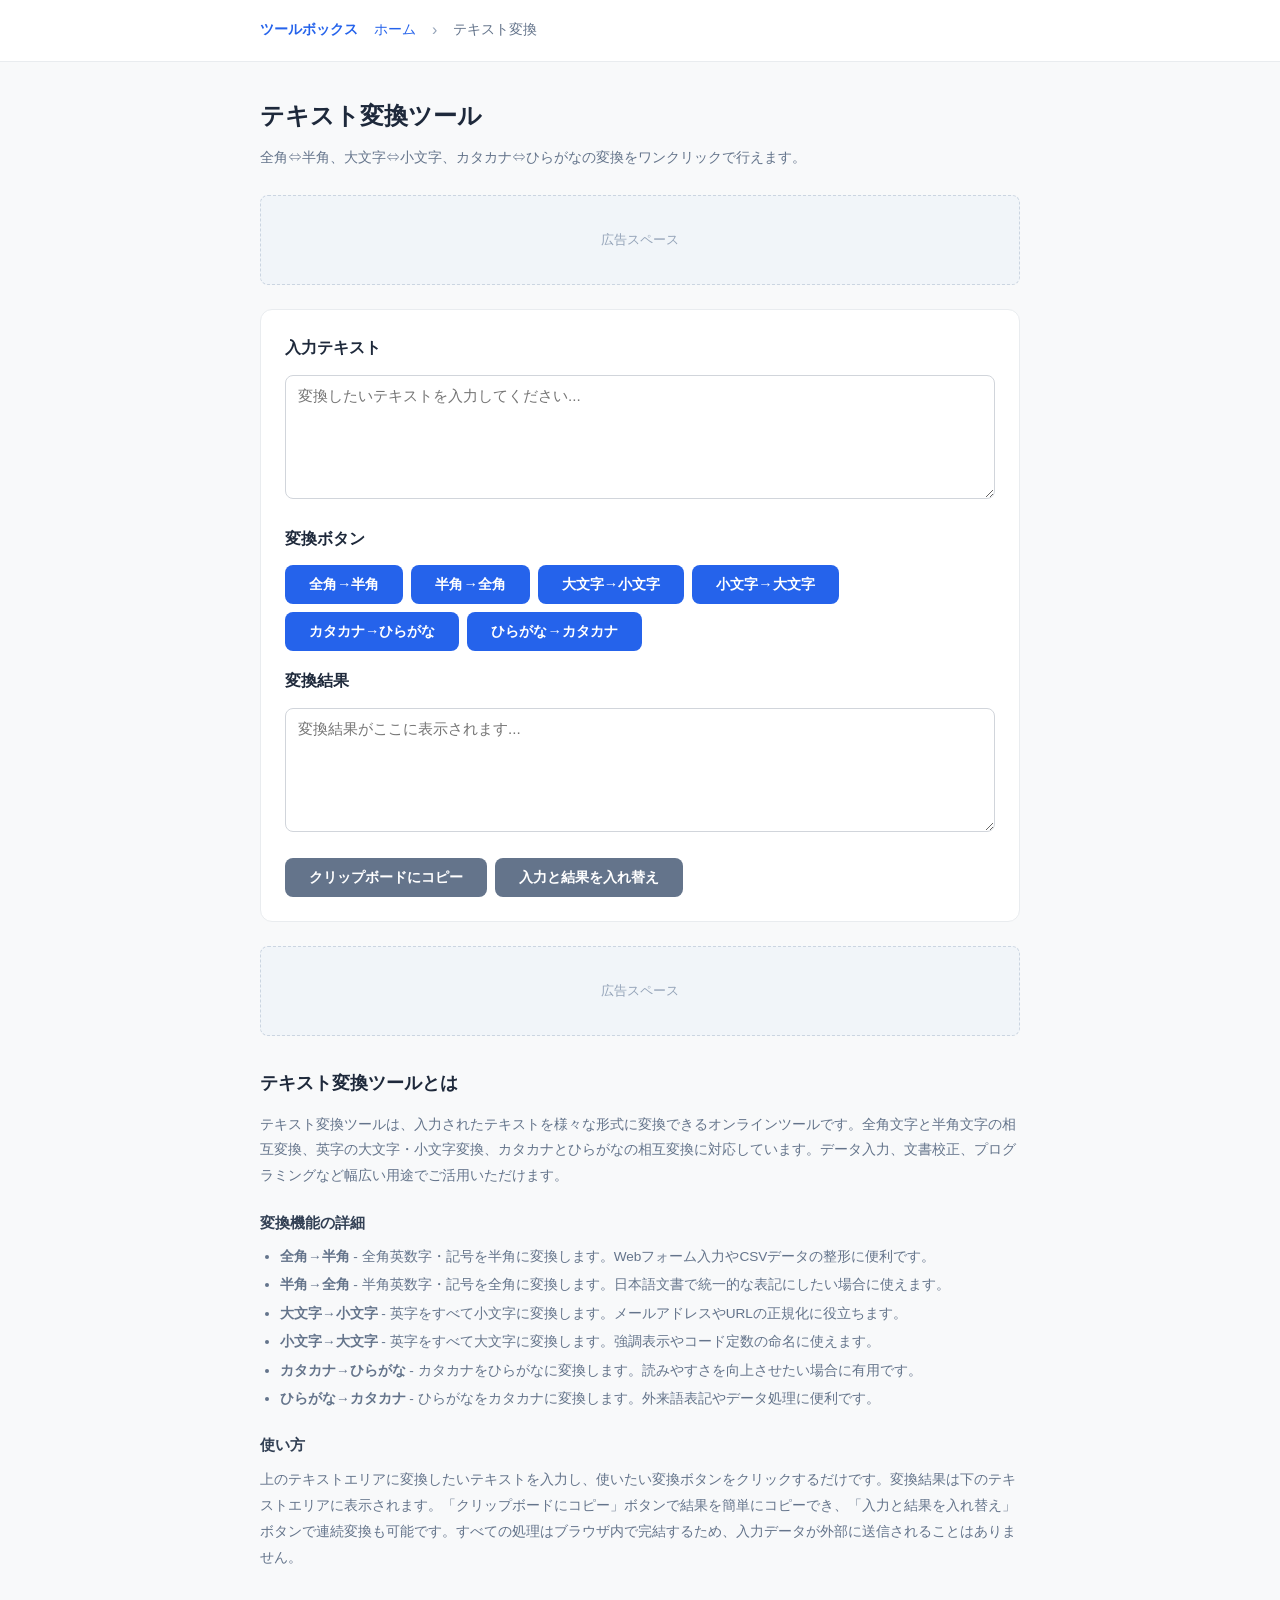
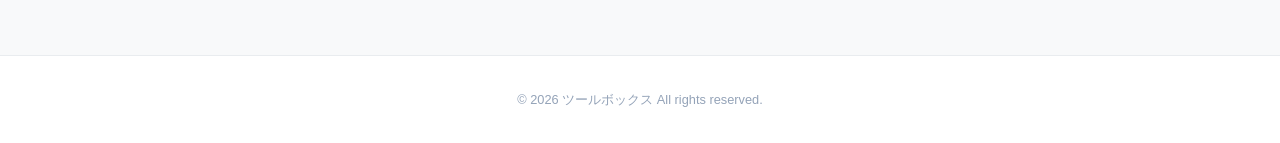
<file: tools/text-converter.html>
<!DOCTYPE html>
<html lang="ja">
<head>
<script async src="https://www.googletagmanager.com/gtag/js?id=G-63VB4HT3T2"></script>
<script>window.dataLayer=window.dataLayer||[];function gtag(){dataLayer.push(arguments)}gtag('js',new Date());gtag('config','G-63VB4HT3T2',{page_area:'webtools'});</script>
  <meta charset="UTF-8">
  <meta name="viewport" content="width=device-width, initial-scale=1.0">
  <title>テキスト変換ツール｜全角半角・大文字小文字・カナ変換</title>
  <meta name="description" content="テキストの全角⇔半角変換、大文字⇔小文字変換、カタカナ⇔ひらがな変換がワンクリックで完了。登録不要・無料で使えるオンラインテキスト変換ツールです。">
  <meta name="keywords" content="テキスト変換,全角半角変換,大文字小文字,カタカナひらがな変換,オンラインツール">
  <link rel="canonical" href="https://richend0913.github.io/webtools/tools/text-converter.html">
  <link rel="stylesheet" href="tool-template.css">
  <script type="application/ld+json">
  {
    "@context": "https://schema.org",
    "@type": "WebApplication",
    "name": "テキスト変換ツール",
    "description": "全角半角・大文字小文字・カタカナひらがな変換ができるオンラインツール",
    "url": "https://richend0913.github.io/webtools/tools/text-converter.html",
    "applicationCategory": "UtilityApplication",
    "operatingSystem": "All",
    "offers": { "@type": "Offer", "price": "0", "priceCurrency": "JPY" }
  }
  </script>
</head>
<body>
  <header class="header">
    <div class="header-inner">
      <a href="../" class="logo">ツールボックス</a>
      <a href="../">ホーム</a> <span style="color:#94a3b8;">›</span> <span style="color:#64748b;font-size:.85rem;">テキスト変換</span>
    </div>
  </header>

  <main class="main">
    <h1>テキスト変換ツール</h1>
    <p class="desc">全角⇔半角、大文字⇔小文字、カタカナ⇔ひらがなの変換をワンクリックで行えます。</p>

    <div class="ad-space">広告スペース</div>

    <div class="tool-area">
      <h2>入力テキスト</h2>
      <div class="form-group">
        <textarea id="inputText" placeholder="変換したいテキストを入力してください..." rows="6"></textarea>
      </div>

      <h2>変換ボタン</h2>
      <div style="display:flex;flex-wrap:wrap;gap:8px;margin-bottom:16px;">
        <button class="btn" onclick="convert('fullToHalf')">全角→半角</button>
        <button class="btn" onclick="convert('halfToFull')">半角→全角</button>
        <button class="btn" onclick="convert('upperToLower')">大文字→小文字</button>
        <button class="btn" onclick="convert('lowerToUpper')">小文字→大文字</button>
        <button class="btn" onclick="convert('kataToHira')">カタカナ→ひらがな</button>
        <button class="btn" onclick="convert('hiraToKata')">ひらがな→カタカナ</button>
      </div>

      <h2>変換結果</h2>
      <div class="form-group">
        <textarea id="outputText" placeholder="変換結果がここに表示されます..." rows="6" readonly></textarea>
      </div>
      <div style="display:flex;gap:8px;">
        <button class="btn btn-secondary" onclick="copyResult()">クリップボードにコピー</button>
        <button class="btn btn-secondary" onclick="swapTexts()">入力と結果を入れ替え</button>
      </div>
      <div id="copyMsg" style="color:#16a34a;font-size:.85rem;margin-top:8px;display:none;">コピーしました！</div>
    </div>

    <div class="ad-space">広告スペース</div>

    <section class="info-section">
      <h2>テキスト変換ツールとは</h2>
      <p>テキスト変換ツールは、入力されたテキストを様々な形式に変換できるオンラインツールです。全角文字と半角文字の相互変換、英字の大文字・小文字変換、カタカナとひらがなの相互変換に対応しています。データ入力、文書校正、プログラミングなど幅広い用途でご活用いただけます。</p>

      <h3>変換機能の詳細</h3>
      <ul>
        <li><strong>全角→半角</strong> - 全角英数字・記号を半角に変換します。Webフォーム入力やCSVデータの整形に便利です。</li>
        <li><strong>半角→全角</strong> - 半角英数字・記号を全角に変換します。日本語文書で統一的な表記にしたい場合に使えます。</li>
        <li><strong>大文字→小文字</strong> - 英字をすべて小文字に変換します。メールアドレスやURLの正規化に役立ちます。</li>
        <li><strong>小文字→大文字</strong> - 英字をすべて大文字に変換します。強調表示やコード定数の命名に使えます。</li>
        <li><strong>カタカナ→ひらがな</strong> - カタカナをひらがなに変換します。読みやすさを向上させたい場合に有用です。</li>
        <li><strong>ひらがな→カタカナ</strong> - ひらがなをカタカナに変換します。外来語表記やデータ処理に便利です。</li>
      </ul>

      <h3>使い方</h3>
      <p>上のテキストエリアに変換したいテキストを入力し、使いたい変換ボタンをクリックするだけです。変換結果は下のテキストエリアに表示されます。「クリップボードにコピー」ボタンで結果を簡単にコピーでき、「入力と結果を入れ替え」ボタンで連続変換も可能です。すべての処理はブラウザ内で完結するため、入力データが外部に送信されることはありません。</p>
    </section>
  </main>

  <footer class="footer">
    &copy; 2026 ツールボックス All rights reserved.
  </footer>

  <script>
    function convert(type) {
      const input = document.getElementById('inputText').value;
      let result = input;

      switch (type) {
        case 'fullToHalf':
          result = input.replace(/[\uff01-\uff5e]/g, ch =>
            String.fromCharCode(ch.charCodeAt(0) - 0xfee0)
          ).replace(/\u3000/g, ' ');
          break;
        case 'halfToFull':
          result = input.replace(/[\x21-\x7e]/g, ch =>
            String.fromCharCode(ch.charCodeAt(0) + 0xfee0)
          ).replace(/ /g, '\u3000');
          break;
        case 'upperToLower':
          result = input.toLowerCase();
          break;
        case 'lowerToUpper':
          result = input.toUpperCase();
          break;
        case 'kataToHira':
          result = input.replace(/[\u30a1-\u30f6]/g, ch =>
            String.fromCharCode(ch.charCodeAt(0) - 0x60)
          );
          break;
        case 'hiraToKata':
          result = input.replace(/[\u3041-\u3096]/g, ch =>
            String.fromCharCode(ch.charCodeAt(0) + 0x60)
          );
          break;
      }
      document.getElementById('outputText').value = result;
    }

    function copyResult() {
      const output = document.getElementById('outputText');
      navigator.clipboard.writeText(output.value).then(() => {
        const msg = document.getElementById('copyMsg');
        msg.style.display = 'block';
        setTimeout(() => msg.style.display = 'none', 2000);
      });
    }

    function swapTexts() {
      const input = document.getElementById('inputText');
      const output = document.getElementById('outputText');
      const temp = input.value;
      input.value = output.value;
      output.value = temp;
    }
  </script>
</body>
</html>
</file>
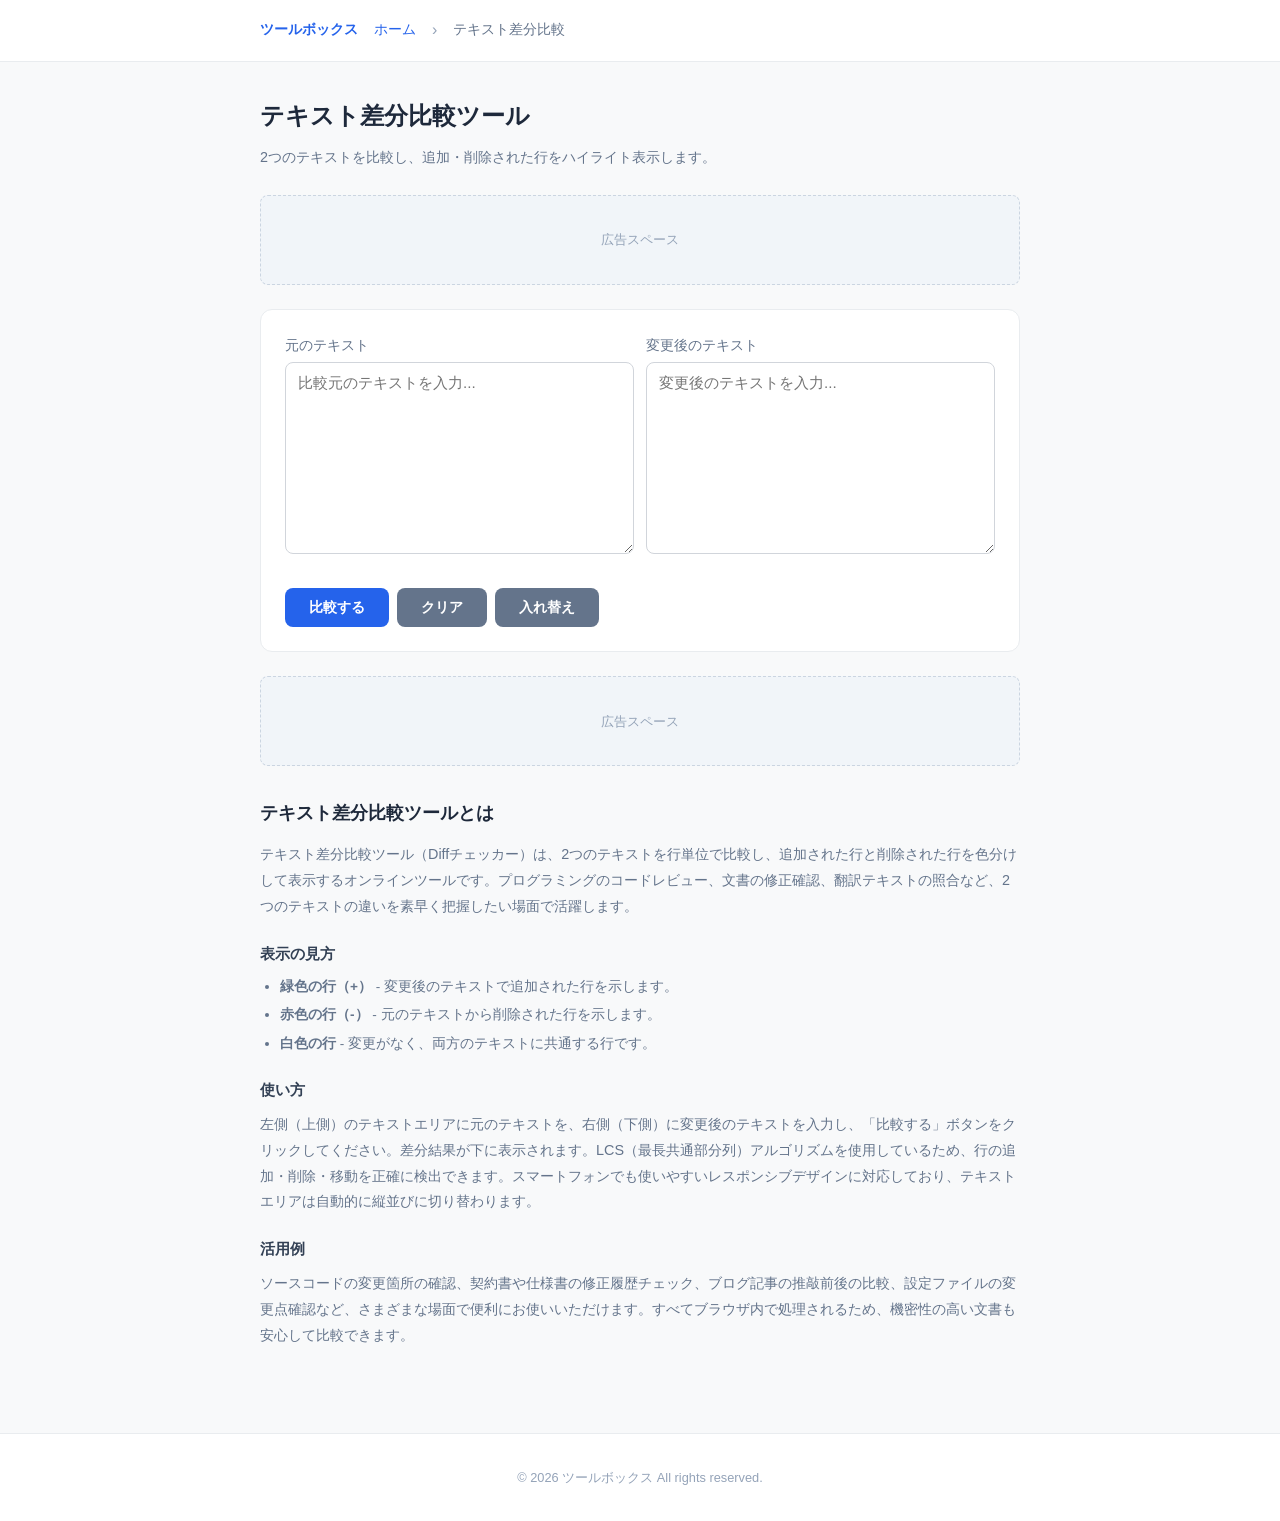
<file: tools/text-diff.html>
<!DOCTYPE html>
<html lang="ja">
<head>
<script async src="https://www.googletagmanager.com/gtag/js?id=G-63VB4HT3T2"></script>
<script>window.dataLayer=window.dataLayer||[];function gtag(){dataLayer.push(arguments)}gtag('js',new Date());gtag('config','G-63VB4HT3T2',{page_area:'webtools'});</script>
  <meta charset="UTF-8">
  <meta name="viewport" content="width=device-width, initial-scale=1.0">
  <title>テキスト差分比較ツール｜オンラインDiffチェッカー</title>
  <meta name="description" content="2つのテキストの差分をオンラインで比較。追加・削除された行をハイライト表示。コードレビューや文書校正に最適。登録不要・無料で使えます。">
  <meta name="keywords" content="テキスト比較,差分チェック,diff,テキスト差分,オンラインツール">
  <link rel="canonical" href="https://richend0913.github.io/webtools/tools/text-diff.html">
  <link rel="stylesheet" href="tool-template.css">
  <script type="application/ld+json">
  {
    "@context": "https://schema.org",
    "@type": "WebApplication",
    "name": "テキスト差分比較ツール",
    "description": "2つのテキストの差分を比較してハイライト表示するオンラインツール",
    "url": "https://richend0913.github.io/webtools/tools/text-diff.html",
    "applicationCategory": "DeveloperApplication",
    "operatingSystem": "All",
    "offers": { "@type": "Offer", "price": "0", "priceCurrency": "JPY" }
  }
  </script>
  <style>
    .diff-result { font-family: 'Consolas', 'Monaco', monospace; font-size: .85rem; border: 1px solid #e9ecef; border-radius: 8px; overflow: hidden; margin-top: 16px; }
    .diff-line { padding: 2px 12px; white-space: pre-wrap; word-break: break-all; border-bottom: 1px solid #f1f5f9; display: flex; }
    .diff-line .line-num { min-width: 40px; color: #94a3b8; text-align: right; padding-right: 12px; user-select: none; flex-shrink: 0; }
    .diff-line .line-content { flex: 1; }
    .diff-added { background: #dcfce7; color: #166534; }
    .diff-removed { background: #fee2e2; color: #991b1b; }
    .diff-unchanged { background: #fff; color: #64748b; }
    .diff-stats { display: flex; gap: 16px; margin-top: 12px; font-size: .85rem; }
    .diff-stats span { padding: 4px 12px; border-radius: 4px; font-weight: 600; }
    .stat-added { background: #dcfce7; color: #166534; }
    .stat-removed { background: #fee2e2; color: #991b1b; }
    .stat-unchanged { background: #f1f5f9; color: #64748b; }
  </style>
</head>
<body>
  <header class="header">
    <div class="header-inner">
      <a href="../" class="logo">ツールボックス</a>
      <a href="../">ホーム</a> <span style="color:#94a3b8;">›</span> <span style="color:#64748b;font-size:.85rem;">テキスト差分比較</span>
    </div>
  </header>

  <main class="main">
    <h1>テキスト差分比較ツール</h1>
    <p class="desc">2つのテキストを比較し、追加・削除された行をハイライト表示します。</p>

    <div class="ad-space">広告スペース</div>

    <div class="tool-area">
      <div class="row">
        <div class="form-group">
          <label for="textA">元のテキスト</label>
          <textarea id="textA" placeholder="比較元のテキストを入力..." rows="10"></textarea>
        </div>
        <div class="form-group">
          <label for="textB">変更後のテキスト</label>
          <textarea id="textB" placeholder="変更後のテキストを入力..." rows="10"></textarea>
        </div>
      </div>
      <div style="display:flex;gap:8px;margin-top:8px;">
        <button class="btn" onclick="compareDiff()">比較する</button>
        <button class="btn btn-secondary" onclick="clearAll()">クリア</button>
        <button class="btn btn-secondary" onclick="swapTexts()">入れ替え</button>
      </div>

      <div id="diffStats" class="diff-stats" style="display:none;"></div>
      <div id="diffResult"></div>
    </div>

    <div class="ad-space">広告スペース</div>

    <section class="info-section">
      <h2>テキスト差分比較ツールとは</h2>
      <p>テキスト差分比較ツール（Diffチェッカー）は、2つのテキストを行単位で比較し、追加された行と削除された行を色分けして表示するオンラインツールです。プログラミングのコードレビュー、文書の修正確認、翻訳テキストの照合など、2つのテキストの違いを素早く把握したい場面で活躍します。</p>

      <h3>表示の見方</h3>
      <ul>
        <li><strong>緑色の行（+）</strong> - 変更後のテキストで追加された行を示します。</li>
        <li><strong>赤色の行（-）</strong> - 元のテキストから削除された行を示します。</li>
        <li><strong>白色の行</strong> - 変更がなく、両方のテキストに共通する行です。</li>
      </ul>

      <h3>使い方</h3>
      <p>左側（上側）のテキストエリアに元のテキストを、右側（下側）に変更後のテキストを入力し、「比較する」ボタンをクリックしてください。差分結果が下に表示されます。LCS（最長共通部分列）アルゴリズムを使用しているため、行の追加・削除・移動を正確に検出できます。スマートフォンでも使いやすいレスポンシブデザインに対応しており、テキストエリアは自動的に縦並びに切り替わります。</p>

      <h3>活用例</h3>
      <p>ソースコードの変更箇所の確認、契約書や仕様書の修正履歴チェック、ブログ記事の推敲前後の比較、設定ファイルの変更点確認など、さまざまな場面で便利にお使いいただけます。すべてブラウザ内で処理されるため、機密性の高い文書も安心して比較できます。</p>
    </section>
  </main>

  <footer class="footer">
    &copy; 2026 ツールボックス All rights reserved.
  </footer>

  <script>
    function lcs(a, b) {
      const m = a.length, n = b.length;
      const dp = Array.from({length: m + 1}, () => new Array(n + 1).fill(0));
      for (let i = 1; i <= m; i++) {
        for (let j = 1; j <= n; j++) {
          dp[i][j] = a[i-1] === b[j-1] ? dp[i-1][j-1] + 1 : Math.max(dp[i-1][j], dp[i][j-1]);
        }
      }
      const result = [];
      let i = m, j = n;
      while (i > 0 && j > 0) {
        if (a[i-1] === b[j-1]) { result.unshift({type: 'same', value: a[i-1]}); i--; j--; }
        else if (dp[i-1][j] > dp[i][j-1]) { result.unshift({type: 'removed', value: a[i-1]}); i--; }
        else { result.unshift({type: 'added', value: b[j-1]}); j--; }
      }
      while (i > 0) { result.unshift({type: 'removed', value: a[i-1]}); i--; }
      while (j > 0) { result.unshift({type: 'added', value: b[j-1]}); j--; }
      return result;
    }

    function compareDiff() {
      const a = document.getElementById('textA').value.split('\n');
      const b = document.getElementById('textB').value.split('\n');
      const diff = lcs(a, b);

      let added = 0, removed = 0, unchanged = 0;
      let html = '<div class="diff-result">';
      let lineNum = 0;

      diff.forEach(d => {
        lineNum++;
        const escaped = d.value.replace(/&/g,'&amp;').replace(/</g,'&lt;').replace(/>/g,'&gt;') || ' ';
        if (d.type === 'added') {
          html += `<div class="diff-line diff-added"><span class="line-num">${lineNum}</span><span class="line-content">+ ${escaped}</span></div>`;
          added++;
        } else if (d.type === 'removed') {
          html += `<div class="diff-line diff-removed"><span class="line-num">${lineNum}</span><span class="line-content">- ${escaped}</span></div>`;
          removed++;
        } else {
          html += `<div class="diff-line diff-unchanged"><span class="line-num">${lineNum}</span><span class="line-content">  ${escaped}</span></div>`;
          unchanged++;
        }
      });
      html += '</div>';

      document.getElementById('diffResult').innerHTML = html;
      const stats = document.getElementById('diffStats');
      stats.style.display = 'flex';
      stats.innerHTML = `<span class="stat-added">+${added} 追加</span><span class="stat-removed">-${removed} 削除</span><span class="stat-unchanged">${unchanged} 変更なし</span>`;
    }

    function clearAll() {
      document.getElementById('textA').value = '';
      document.getElementById('textB').value = '';
      document.getElementById('diffResult').innerHTML = '';
      document.getElementById('diffStats').style.display = 'none';
    }

    function swapTexts() {
      const a = document.getElementById('textA');
      const b = document.getElementById('textB');
      const temp = a.value;
      a.value = b.value;
      b.value = temp;
    }
  </script>
</body>
</html>
</file>
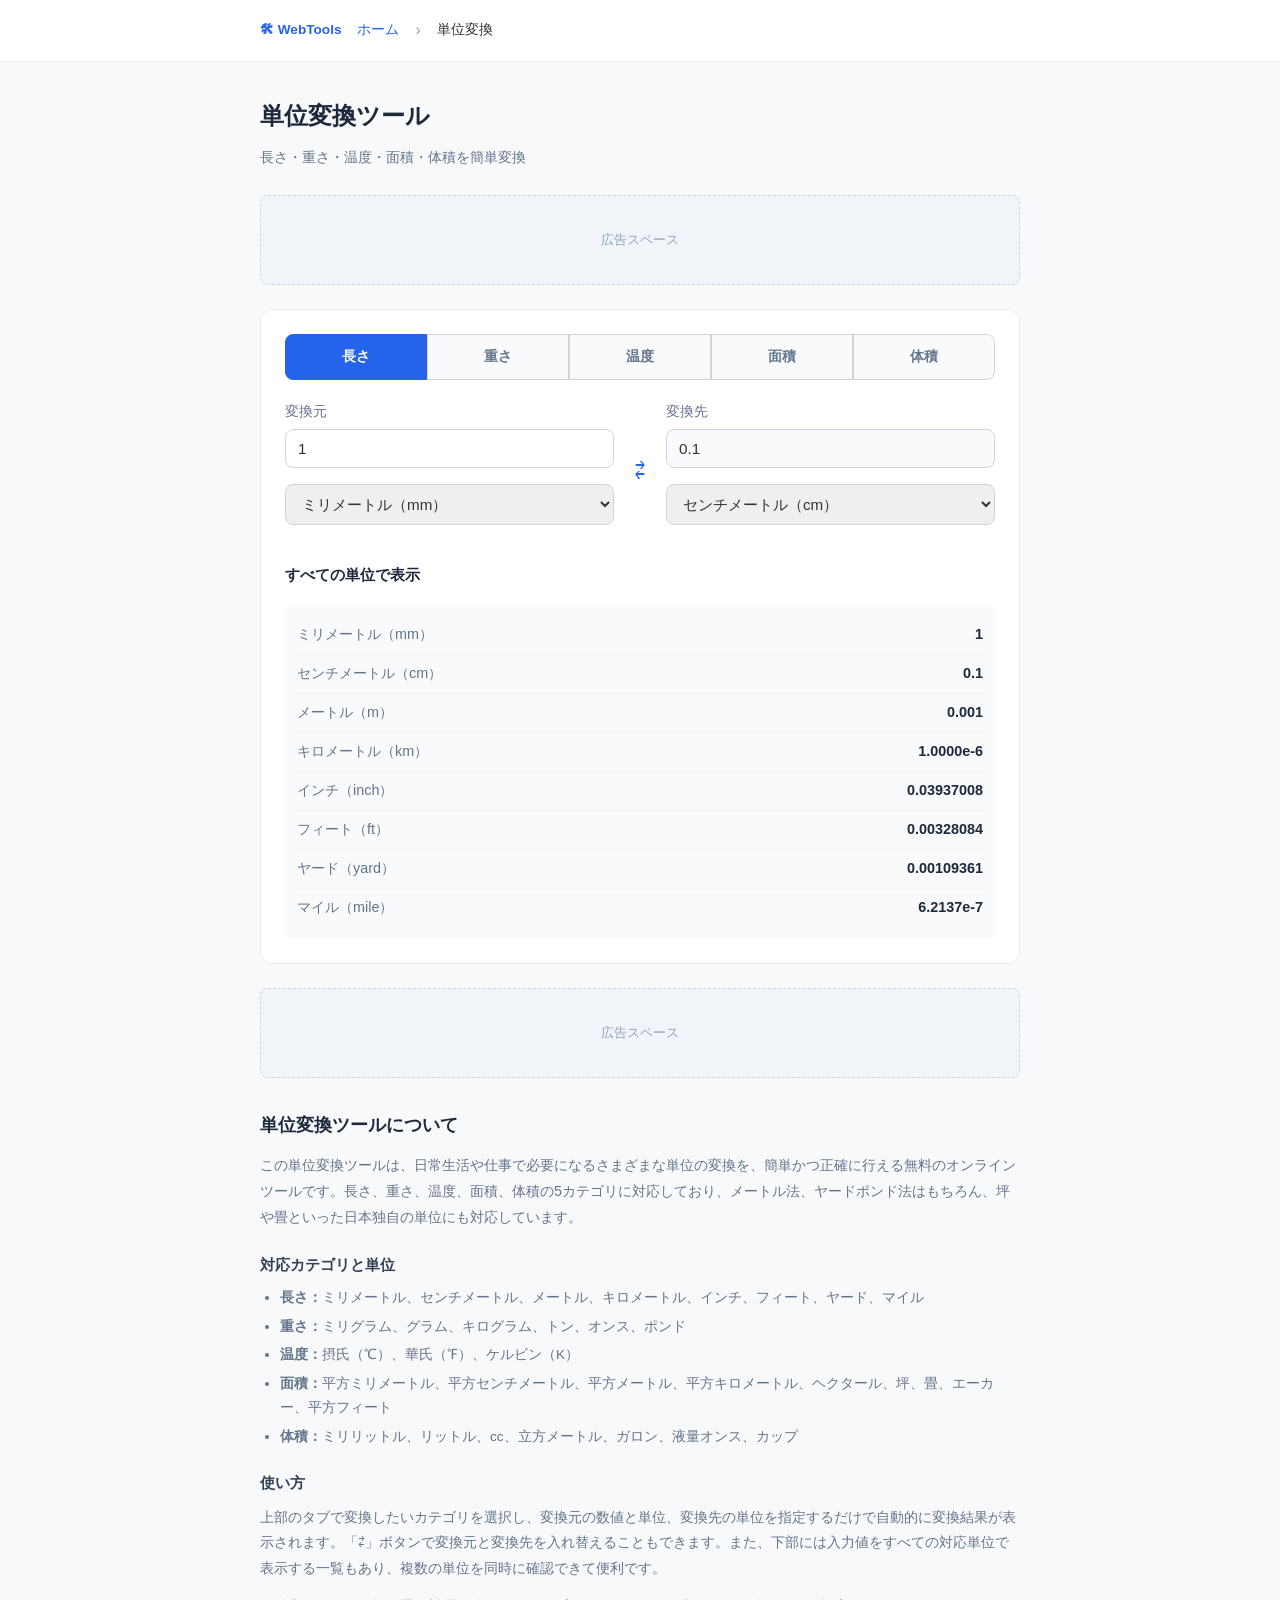
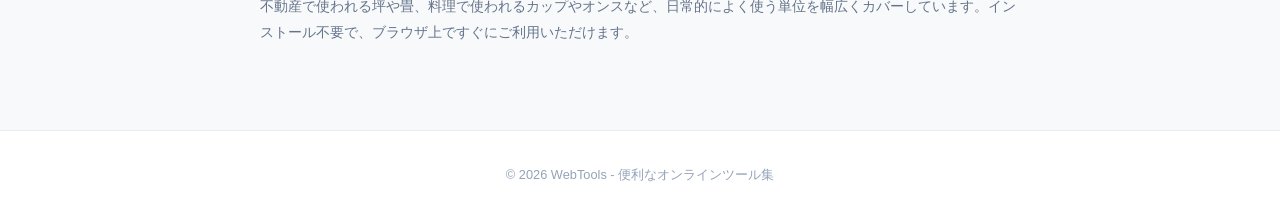
<file: tools/unit-converter.html>
<!DOCTYPE html>
<html lang="ja">
<head>
<script async src="https://www.googletagmanager.com/gtag/js?id=G-63VB4HT3T2"></script>
<script>window.dataLayer=window.dataLayer||[];function gtag(){dataLayer.push(arguments)}gtag('js',new Date());gtag('config','G-63VB4HT3T2',{page_area:'webtools'});</script>
<meta charset="UTF-8">
<meta name="viewport" content="width=device-width, initial-scale=1.0">
<title>単位変換ツール - 長さ・重さ・温度・面積・体積 | WebTools</title>
<meta name="description" content="長さ、重さ、温度、面積、体積の単位を簡単に変換できる無料オンラインツール。メートル法、ヤードポンド法、坪・畳など日本の単位にも対応。">
<link rel="stylesheet" href="tool-template.css">
<script type="application/ld+json">
{
  "@context": "https://schema.org",
  "@type": "WebApplication",
  "name": "単位変換ツール",
  "description": "長さ・重さ・温度・面積・体積の単位を変換するオンラインツール",
  "url": "https://webtools.example.com/tools/unit-converter.html",
  "applicationCategory": "UtilitiesApplication",
  "operatingSystem": "All",
  "offers": { "@type": "Offer", "price": "0", "priceCurrency": "JPY" }
}
</script>
<style>
.cat-tabs { display: flex; gap: 0; margin-bottom: 20px; flex-wrap: wrap; }
.cat-tab { flex: 1; min-width: 60px; padding: 10px 4px; text-align: center; cursor: pointer; border: 1px solid #d1d5db; font-size: .85rem; font-weight: 600; color: #64748b; background: #f8fafc; transition: all .2s; }
.cat-tab:first-child { border-radius: 8px 0 0 8px; }
.cat-tab:last-child { border-radius: 0 8px 8px 0; }
.cat-tab.active { background: #2563eb; color: #fff; border-color: #2563eb; }
.convert-area { display: flex; align-items: center; gap: 12px; }
.convert-area > div { flex: 1; }
.swap-btn { background: none; border: none; font-size: 1.5rem; cursor: pointer; color: #2563eb; padding: 8px; flex-shrink: 0; }
.all-results { margin-top: 16px; background: #f8fafc; border-radius: 8px; padding: 12px; }
.all-results .row-item { display: flex; justify-content: space-between; padding: 6px 0; border-bottom: 1px solid #f1f5f9; font-size: .9rem; }
.all-results .row-item:last-child { border-bottom: none; }
.all-results .unit-name { color: #64748b; }
.all-results .unit-val { font-weight: 600; color: #1e293b; }
</style>
</head>
<body>
<header class="header"><div class="header-inner"><a href="../" class="logo">🛠 WebTools</a><a href="../">ホーム</a><span style="color:#94a3b8">›</span><span style="font-size:.85rem">単位変換</span></div></header>
<main class="main">
<h1>単位変換ツール</h1>
<p class="desc">長さ・重さ・温度・面積・体積を簡単変換</p>

<div class="ad-space">広告スペース</div>

<div class="tool-area">
<div class="cat-tabs" id="catTabs"></div>

<div class="convert-area">
<div>
<div class="form-group">
<label>変換元</label>
<input type="number" id="fromVal" value="1" step="any">
</div>
<div class="form-group">
<select id="fromUnit"></select>
</div>
</div>
<button class="swap-btn" onclick="swapUnits()" title="入れ替え">⇄</button>
<div>
<div class="form-group">
<label>変換先</label>
<input type="number" id="toVal" readonly style="background:#f8fafc">
</div>
<div class="form-group">
<select id="toUnit"></select>
</div>
</div>
</div>

<h2 style="margin-top:20px;font-size:.95rem">すべての単位で表示</h2>
<div class="all-results" id="allResults"></div>
</div>

<div class="ad-space">広告スペース</div>

<section class="info-section">
<h2>単位変換ツールについて</h2>
<p>この単位変換ツールは、日常生活や仕事で必要になるさまざまな単位の変換を、簡単かつ正確に行える無料のオンラインツールです。長さ、重さ、温度、面積、体積の5カテゴリに対応しており、メートル法、ヤードポンド法はもちろん、坪や畳といった日本独自の単位にも対応しています。</p>
<h3>対応カテゴリと単位</h3>
<ul>
<li><strong>長さ：</strong>ミリメートル、センチメートル、メートル、キロメートル、インチ、フィート、ヤード、マイル</li>
<li><strong>重さ：</strong>ミリグラム、グラム、キログラム、トン、オンス、ポンド</li>
<li><strong>温度：</strong>摂氏（℃）、華氏（℉）、ケルビン（K）</li>
<li><strong>面積：</strong>平方ミリメートル、平方センチメートル、平方メートル、平方キロメートル、ヘクタール、坪、畳、エーカー、平方フィート</li>
<li><strong>体積：</strong>ミリリットル、リットル、cc、立方メートル、ガロン、液量オンス、カップ</li>
</ul>
<h3>使い方</h3>
<p>上部のタブで変換したいカテゴリを選択し、変換元の数値と単位、変換先の単位を指定するだけで自動的に変換結果が表示されます。「⇄」ボタンで変換元と変換先を入れ替えることもできます。また、下部には入力値をすべての対応単位で表示する一覧もあり、複数の単位を同時に確認できて便利です。</p>
<p>不動産で使われる坪や畳、料理で使われるカップやオンスなど、日常的によく使う単位を幅広くカバーしています。インストール不要で、ブラウザ上ですぐにご利用いただけます。</p>
</section>
</main>
<footer class="footer">&copy; 2026 WebTools - 便利なオンラインツール集</footer>

<script>
const categories = {
  '長さ': {
    units: ['mm','cm','m','km','inch','ft','yard','mile'],
    labels: ['ミリメートル','センチメートル','メートル','キロメートル','インチ','フィート','ヤード','マイル'],
    toBase: [0.001, 0.01, 1, 1000, 0.0254, 0.3048, 0.9144, 1609.344],
    type: 'multiply'
  },
  '重さ': {
    units: ['mg','g','kg','ton','oz','lb'],
    labels: ['ミリグラム','グラム','キログラム','トン','オンス','ポンド'],
    toBase: [0.000001, 0.001, 1, 1000, 0.0283495, 0.453592],
    type: 'multiply'
  },
  '温度': {
    units: ['℃','℉','K'],
    labels: ['摂氏（℃）','華氏（℉）','ケルビン（K）'],
    type: 'temperature'
  },
  '面積': {
    units: ['mm²','cm²','m²','km²','ha','坪','畳','acre','sqft'],
    labels: ['平方mm','平方cm','平方m','平方km','ヘクタール','坪','畳','エーカー','平方フィート'],
    toBase: [0.000001, 0.0001, 1, 1000000, 10000, 3.30579, 1.62, 4046.86, 0.092903],
    type: 'multiply'
  },
  '体積': {
    units: ['mL','L','cc','m³','gal','fl oz','cup'],
    labels: ['ミリリットル','リットル','cc','立方メートル','ガロン','液量オンス','カップ'],
    toBase: [0.000001, 0.001, 0.000001, 1, 0.00378541, 0.0000295735, 0.000236588],
    type: 'multiply'
  }
};

let currentCat = '長さ';

function tempConvert(val, from, to) {
  // to celsius first
  let c;
  if(from==='℃') c=val;
  else if(from==='℉') c=(val-32)*5/9;
  else c=val-273.15;
  // from celsius
  if(to==='℃') return c;
  if(to==='℉') return c*9/5+32;
  return c+273.15;
}

function convert(val, fromIdx, toIdx, cat) {
  if(cat.type==='temperature') return tempConvert(val, cat.units[fromIdx], cat.units[toIdx]);
  const base = val * cat.toBase[fromIdx];
  return base / cat.toBase[toIdx];
}

function formatNum(n) {
  if(n===0) return '0';
  const abs = Math.abs(n);
  if(abs >= 1000) return n.toLocaleString(undefined,{maximumFractionDigits:4});
  if(abs >= 1) return n.toLocaleString(undefined,{maximumFractionDigits:6});
  if(abs >= 0.001) return n.toLocaleString(undefined,{maximumFractionDigits:8});
  return n.toExponential(4);
}

function renderTabs() {
  const el = document.getElementById('catTabs');
  el.innerHTML = '';
  Object.keys(categories).forEach(name => {
    const tab = document.createElement('div');
    tab.className = 'cat-tab' + (name===currentCat?' active':'');
    tab.textContent = name;
    tab.onclick = () => { currentCat = name; renderTabs(); populateSelects(); doConvert(); };
    el.appendChild(tab);
  });
}

function populateSelects() {
  const cat = categories[currentCat];
  const fromSel = document.getElementById('fromUnit');
  const toSel = document.getElementById('toUnit');
  fromSel.innerHTML = '';
  toSel.innerHTML = '';
  cat.units.forEach((u,i) => {
    fromSel.innerHTML += `<option value="${i}">${cat.labels[i]}（${u}）</option>`;
    toSel.innerHTML += `<option value="${i}">${cat.labels[i]}（${u}）</option>`;
  });
  if(cat.units.length > 1) toSel.value = '1';
}

function doConvert() {
  const cat = categories[currentCat];
  const val = parseFloat(document.getElementById('fromVal').value) || 0;
  const fi = parseInt(document.getElementById('fromUnit').value);
  const ti = parseInt(document.getElementById('toUnit').value);
  const result = convert(val, fi, ti, cat);
  document.getElementById('toVal').value = formatNum(result);

  // all results
  const el = document.getElementById('allResults');
  el.innerHTML = '';
  cat.units.forEach((u,i) => {
    const r = convert(val, fi, i, cat);
    el.innerHTML += `<div class="row-item"><span class="unit-name">${cat.labels[i]}（${u}）</span><span class="unit-val">${formatNum(r)}</span></div>`;
  });
}

function swapUnits() {
  const f = document.getElementById('fromUnit');
  const t = document.getElementById('toUnit');
  [f.value, t.value] = [t.value, f.value];
  doConvert();
}

document.getElementById('fromVal').addEventListener('input', doConvert);
document.getElementById('fromUnit').addEventListener('change', doConvert);
document.getElementById('toUnit').addEventListener('change', doConvert);

renderTabs();
populateSelects();
doConvert();
</script>
</body>
</html>
</file>
<file: tools/tool-template.css>
* { box-sizing: border-box; margin: 0; padding: 0; }
body { font-family: -apple-system, 'Segoe UI', 'Hiragino Sans', sans-serif; background: #f8f9fa; color: #333; line-height: 1.8; }
.header { background: #fff; border-bottom: 1px solid #e9ecef; padding: 16px 0; position: sticky; top: 0; z-index: 100; }
.header-inner { max-width: 800px; margin: 0 auto; padding: 0 20px; display: flex; align-items: center; gap: 16px; }
.header a { color: #2563eb; text-decoration: none; font-size: .85rem; }
.logo { font-size: 1.1rem; font-weight: 700; color: #2563eb; text-decoration: none; }
.main { max-width: 800px; margin: 0 auto; padding: 32px 20px; }
.main h1 { font-size: 1.5rem; font-weight: 700; color: #1e293b; margin-bottom: 8px; }
.main .desc { color: #64748b; font-size: .9rem; margin-bottom: 24px; }
.tool-area { background: #fff; border: 1px solid #e9ecef; border-radius: 12px; padding: 24px; margin-bottom: 24px; }
.tool-area h2 { font-size: 1rem; font-weight: 600; color: #1e293b; margin-bottom: 12px; }
label { display: block; font-size: .85rem; color: #64748b; margin-bottom: 4px; font-weight: 500; }
input, select, textarea { width: 100%; padding: 10px 12px; border: 1px solid #d1d5db; border-radius: 8px; font-size: .95rem; color: #333; font-family: inherit; }
input:focus, select:focus, textarea:focus { outline: none; border-color: #2563eb; box-shadow: 0 0 0 3px rgba(37,99,235,.1); }
textarea { resize: vertical; min-height: 120px; }
.btn { padding: 10px 24px; background: #2563eb; color: #fff; border: none; border-radius: 8px; font-size: .9rem; font-weight: 600; cursor: pointer; transition: all .2s; }
.btn:hover { background: #1d4ed8; }
.btn-secondary { background: #64748b; }
.btn-secondary:hover { background: #475569; }
.result { background: #f0f9ff; border: 1px solid #bae6fd; border-radius: 8px; padding: 16px; margin-top: 16px; }
.result-value { font-size: 1.8rem; font-weight: 700; color: #2563eb; }
.result-label { font-size: .8rem; color: #64748b; }
.form-group { margin-bottom: 16px; }
.row { display: flex; gap: 12px; }
.row > * { flex: 1; }
.ad-space { background: #f1f5f9; border: 1px dashed #cbd5e1; border-radius: 8px; padding: 20px; text-align: center; color: #94a3b8; font-size: .8rem; margin: 24px 0; min-height: 90px; display: flex; align-items: center; justify-content: center; }
.info-section { margin-top: 32px; }
.info-section h2 { font-size: 1.1rem; font-weight: 600; color: #1e293b; margin-bottom: 12px; }
.info-section p { font-size: .9rem; color: #64748b; margin-bottom: 12px; }
.info-section h3 { font-size: .95rem; font-weight: 600; color: #334155; margin: 20px 0 8px; }
.info-section ul { margin: 0 0 12px 20px; }
.info-section li { font-size: .85rem; color: #64748b; margin-bottom: 4px; }
.footer { text-align: center; padding: 32px 20px; color: #94a3b8; font-size: .8rem; border-top: 1px solid #e9ecef; background: #fff; margin-top: 40px; }
@media (max-width: 600px) {
  .row { flex-direction: column; }
  .main h1 { font-size: 1.2rem; }
}
</file>
